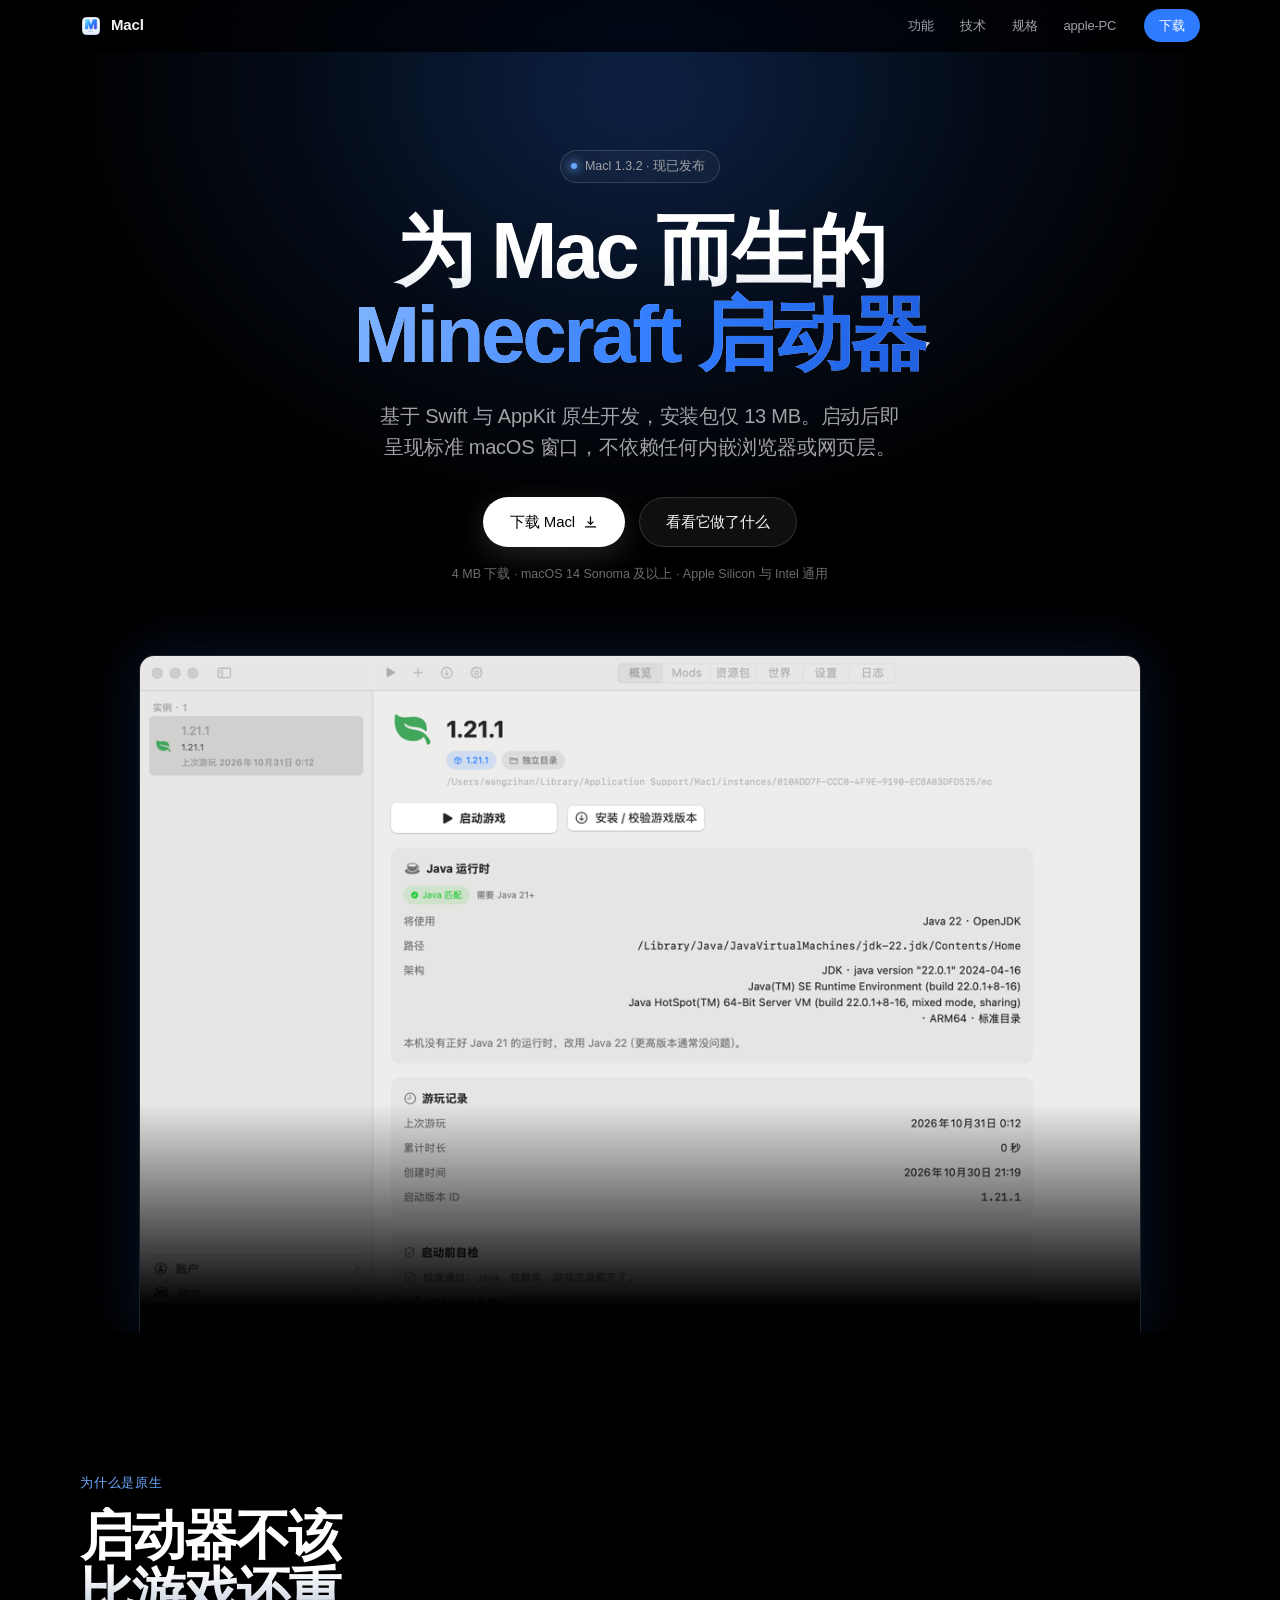
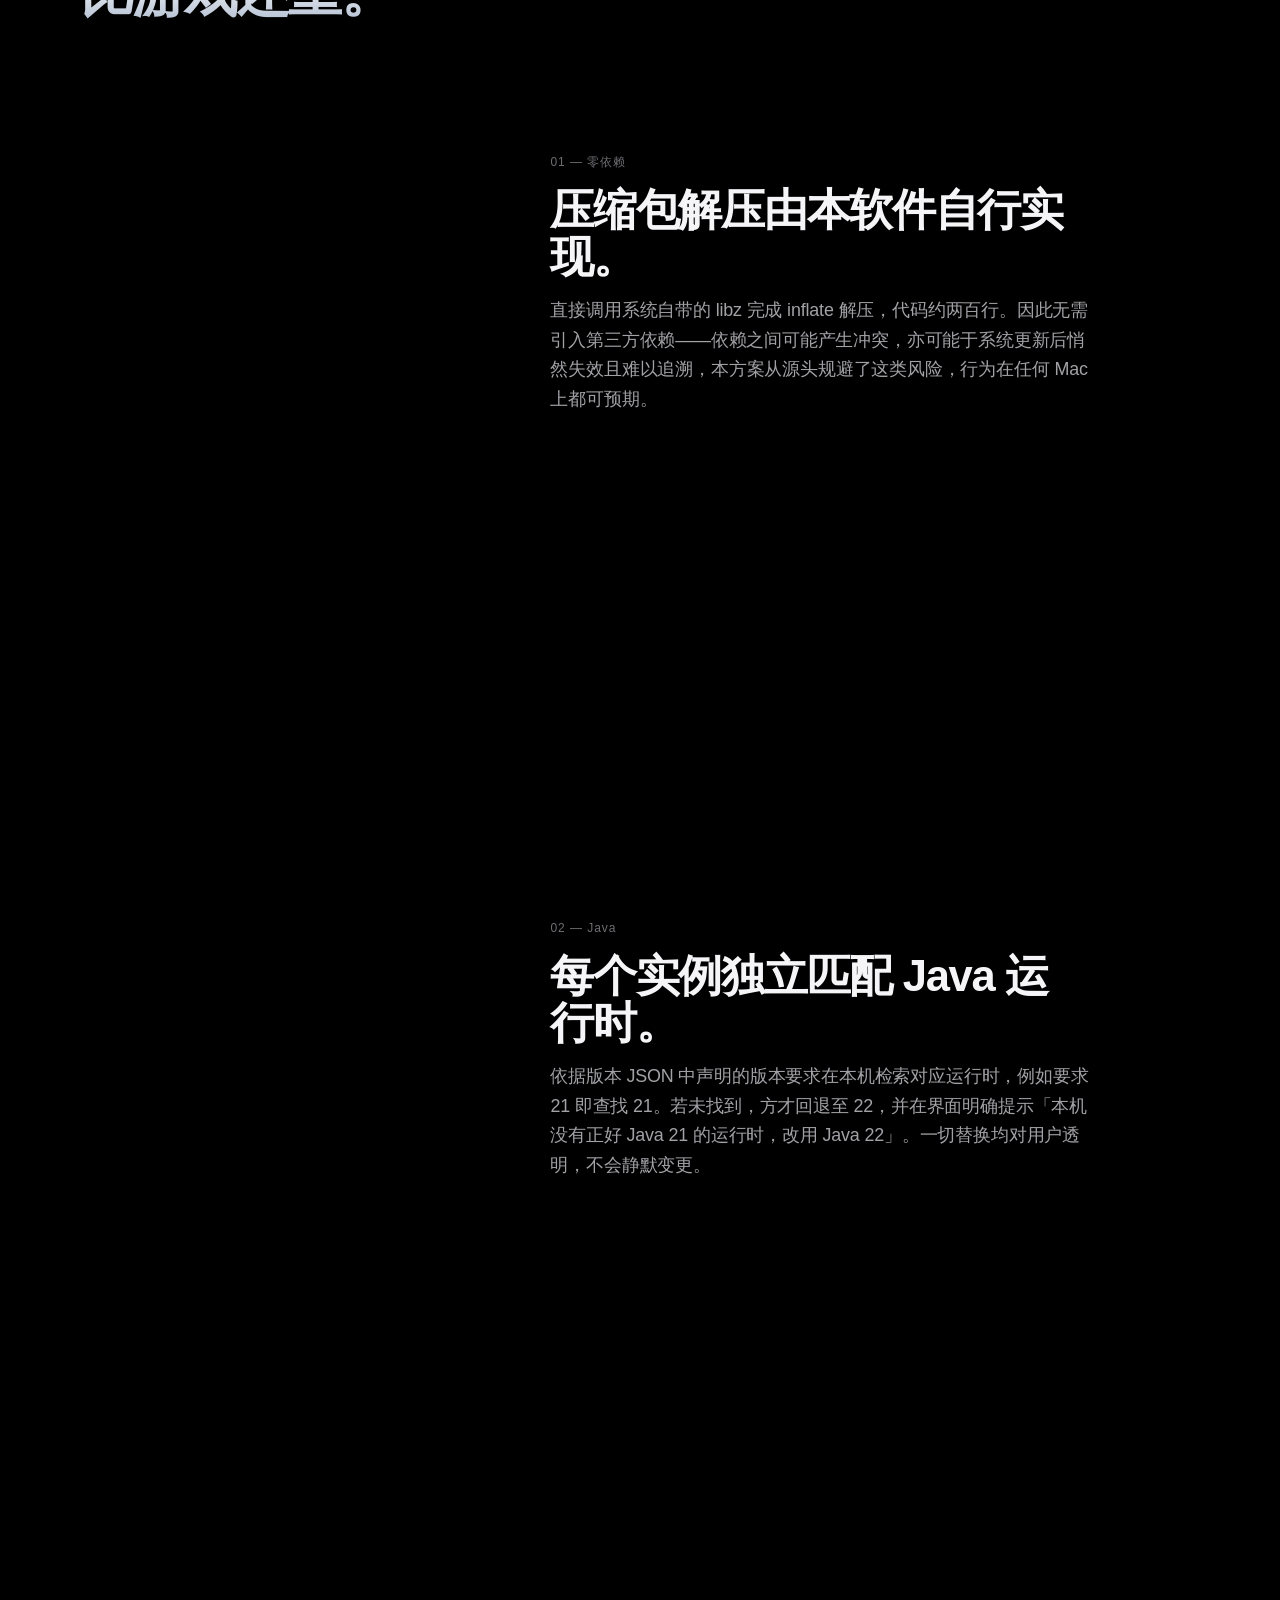
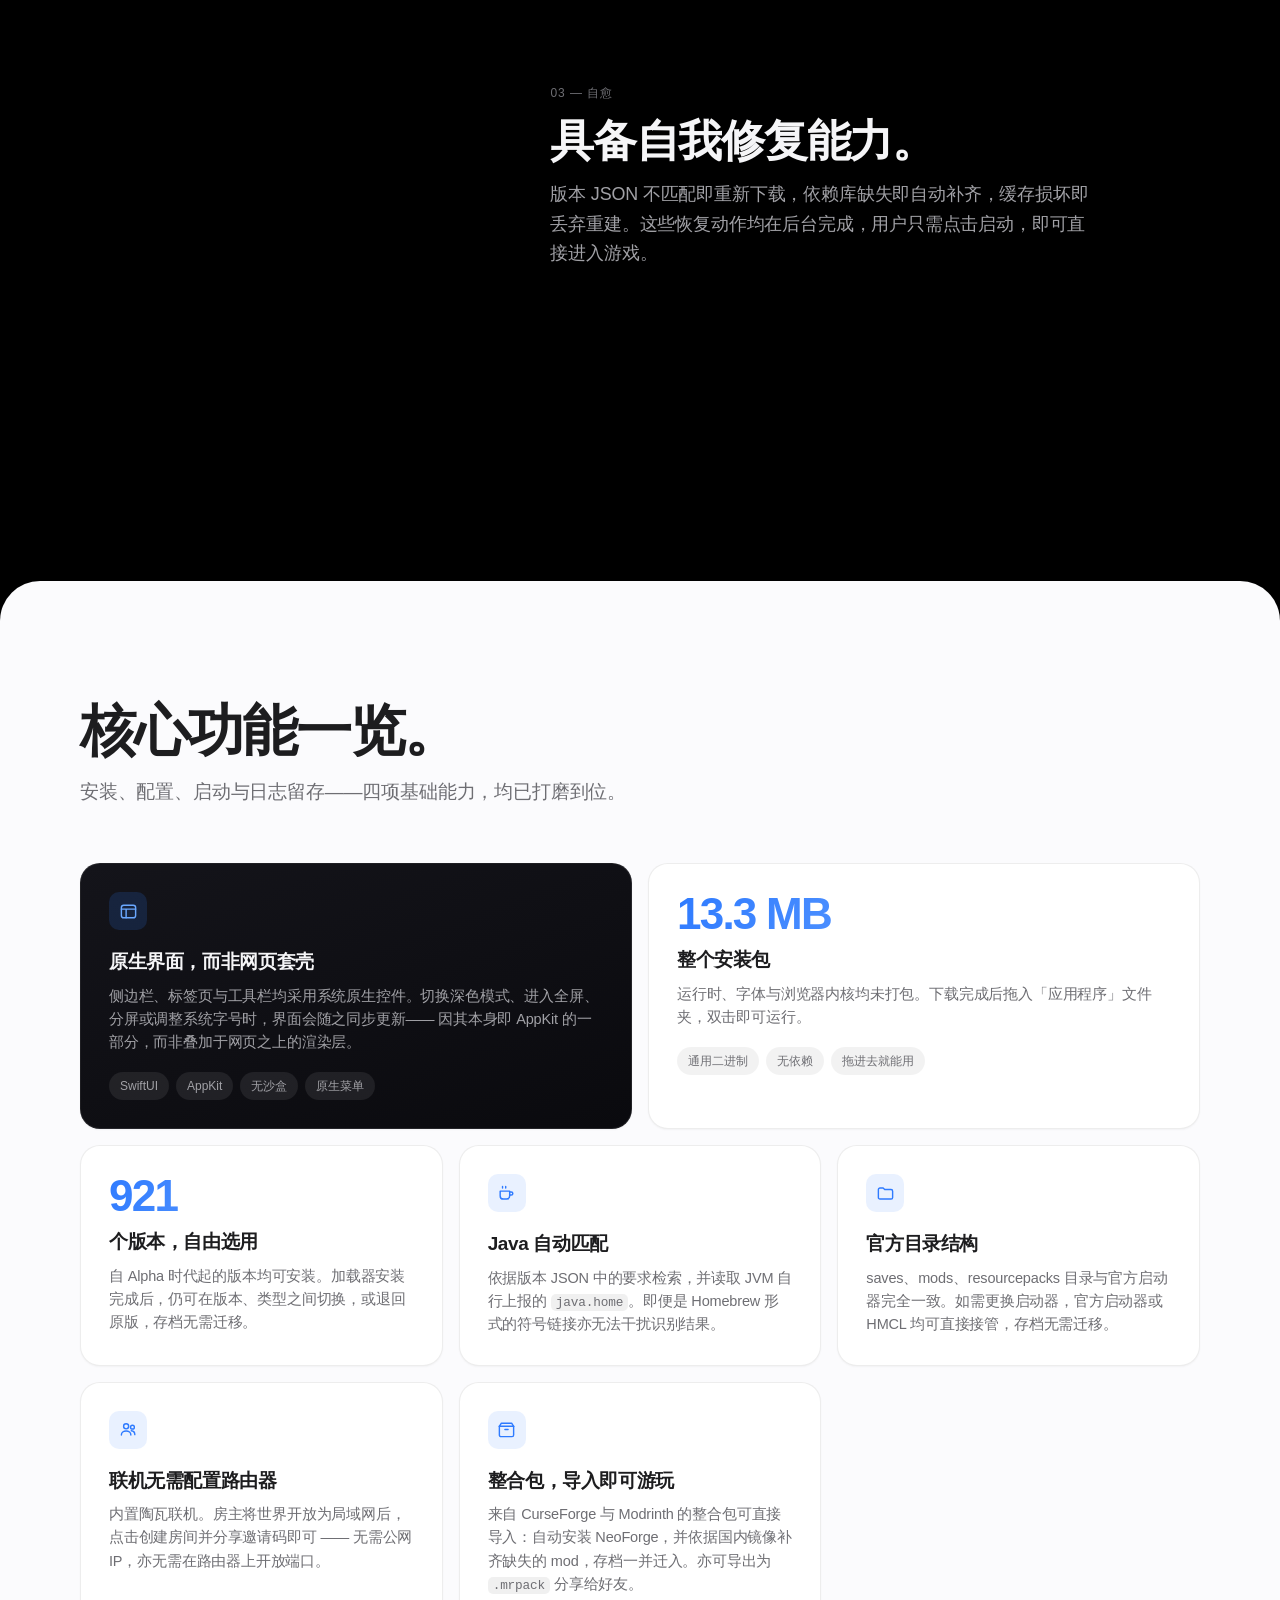
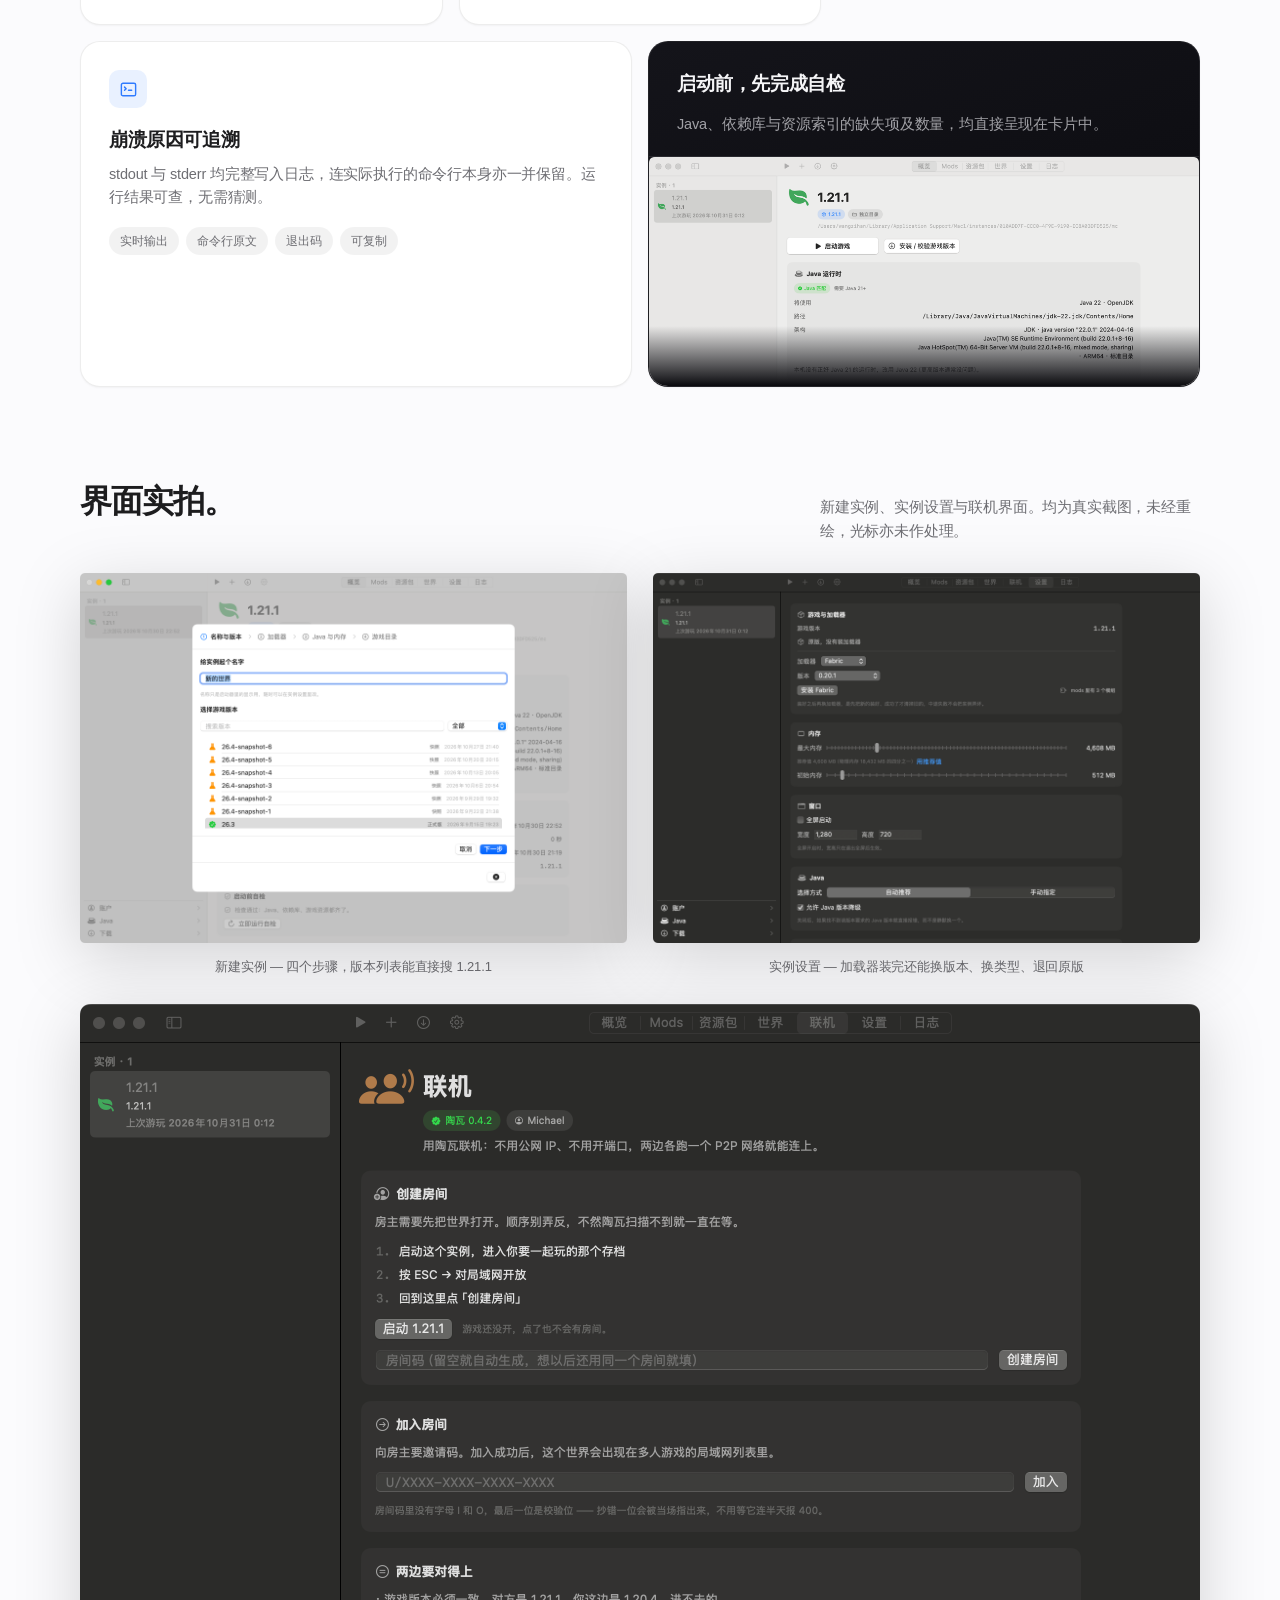
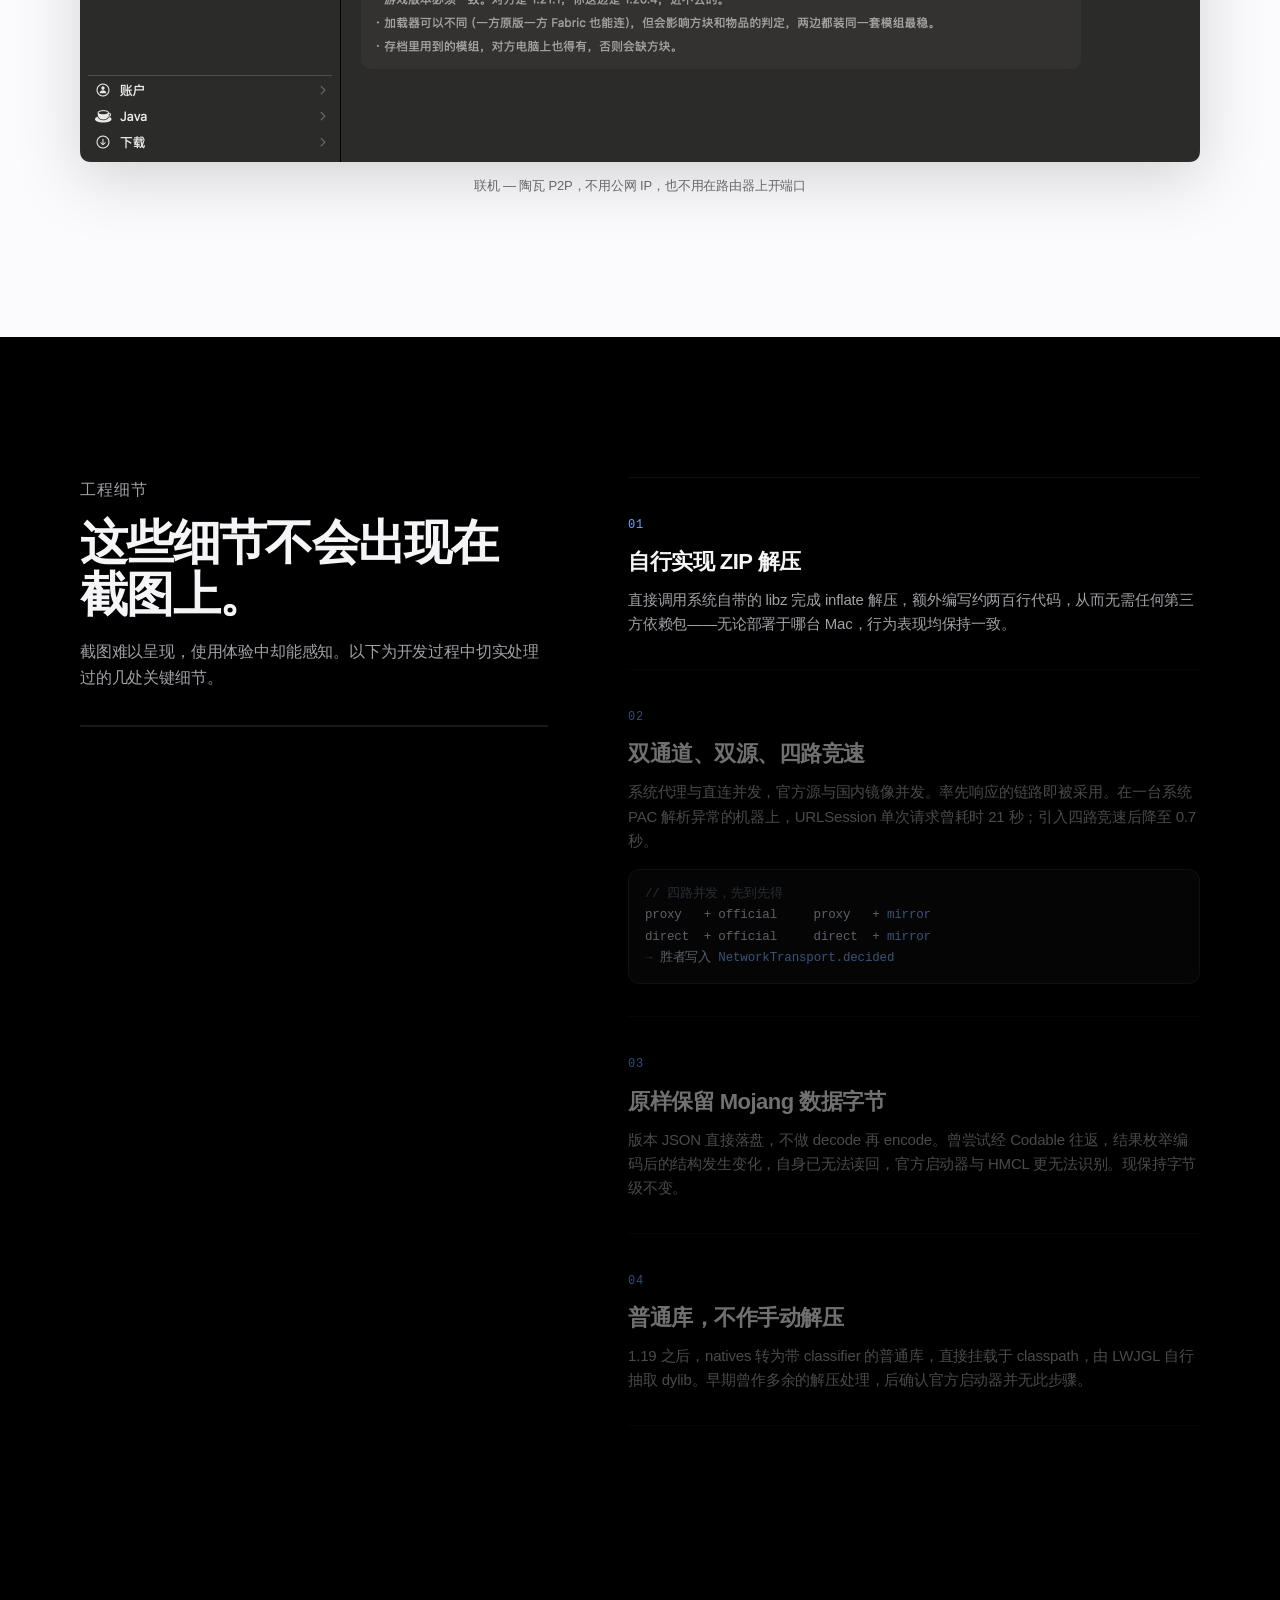
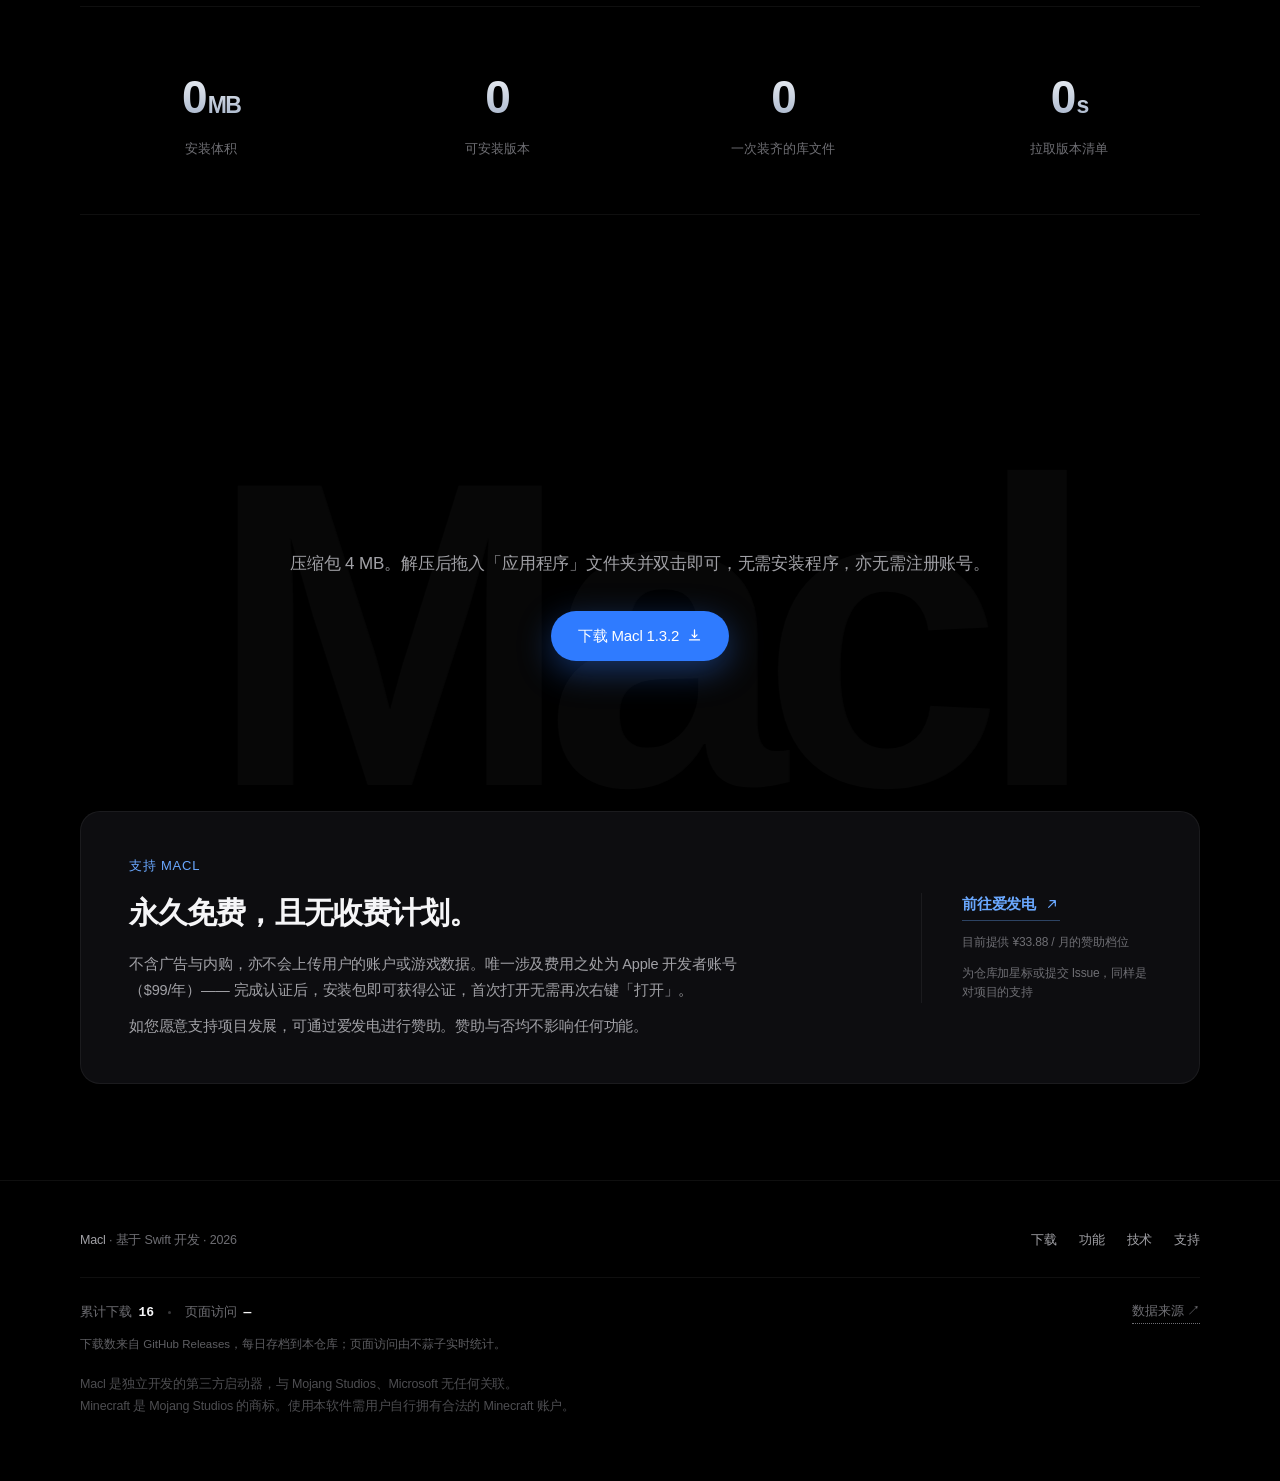
<file: index.html>
<!DOCTYPE html>
<html lang="zh-CN" class="no-js">
<head>
<meta charset="utf-8">
<script>document.documentElement.classList.remove("no-js");</script>
<meta name="viewport" content="width=device-width, initial-scale=1">
<title>Macl — 为 Mac 而生的 Minecraft 启动器</title>
<meta name="description" content="Mac 平台原生 Minecraft 启动器，基于 Swift 与 AppKit 开发，安装包仅 13 MB。支持 Java 自动匹配，官方与国内镜像双通道下载。">
<meta name="theme-color" content="#000000">
<meta property="og:title" content="Macl — 为 Mac 而生的 Minecraft 启动器">
<meta property="og:description" content="基于 Swift 与 AppKit 原生开发，安装包仅 13 MB，下载解压即可使用。">
<meta property="og:image" content="https://apple-pc.github.io/macl/assets/icon.png">
<meta property="og:url" content="https://apple-pc.github.io/macl/">
<link rel="canonical" href="https://apple-pc.github.io/macl/">
<meta property="og:type" content="website">
<link rel="icon" href="assets/icon.png">
<link rel="apple-touch-icon" href="assets/icon.png">
<link rel="stylesheet" href="assets/style.css?v=4">

</head>
<body>

<nav class="nav" id="nav">
  <div class="wrap">
    <a class="nav-brand" href="./">
      <img src="assets/icon.png" alt="Macl 图标">
      <span>Macl</span>
    </a>
    <div class="nav-links">
      <a href="#features">功能</a>
      <a href="#tech">技术</a>
      <a href="#numbers">规格</a>
      <a href="https://apple-pc.github.io/home/">apple-PC</a>
    </div>
    <a class="nav-cta" href="download/">下载</a>
  </div>
</nav>

<!-- ============================================================ 首屏 -->
<header class="hero">
  <div class="hero-glow"></div>

  <div class="wrap">
    <div class="hero-inner">
      <span class="badge rise" style="--d:0ms"><i class="dot"></i>Macl 1.3.2 · 现已发布</span>
      <h1 class="rise" style="--d:80ms">为 Mac 而生的<br><em>Minecraft 启动器</em></h1>
      <p class="lede rise" style="--d:170ms">
        基于 Swift 与 AppKit 原生开发，安装包仅 13 MB。启动后即呈现标准 macOS 窗口，不依赖任何内嵌浏览器或网页层。
      </p>
      <div class="hero-actions rise" style="--d:260ms">
        <a class="btn btn-primary" href="download/">
          下载 Macl
          <svg viewBox="0 0 24 24" fill="none" stroke="currentColor" stroke-width="2" stroke-linecap="round" stroke-linejoin="round"><path d="M12 3v12m0 0 4-4m-4 4-4-4"/><path d="M4 19h16"/></svg>
        </a>
        <a class="btn btn-ghost" href="#features">看看它做了什么</a>
      </div>
      <p class="hero-meta rise" style="--d:340ms">4 MB 下载 · macOS 14 Sonoma 及以上 · Apple Silicon 与 Intel 通用</p>
    </div>
  </div>

  <div class="hero-stage">
    <div class="app-window">
      <img src="assets/shot-overview.png" width="2240" height="1516"
           alt="Macl 实例概览界面：启动按钮、Java 运行时状态与启动前自检">
    </div>
  </div>
</header>

<!-- ============================================================ 大字陈述 -->
<section class="statement">
  <div class="wrap">
    <div class="statement-sticky">
      <p class="kicker">为什么是原生</p>
      <h2>启动器不该<br>比游戏还重。</h2>
    </div>

    <div class="claims">
      <article class="claim" data-reveal>
        <span class="num">01 — 零依赖</span>
        <h3>压缩包解压由本软件自行实现。</h3>
        <p>直接调用系统自带的 libz 完成 inflate 解压，代码约两百行。因此无需引入第三方依赖——依赖之间可能产生冲突，亦可能于系统更新后悄然失效且难以追溯，本方案从源头规避了这类风险，行为在任何 Mac 上都可预期。</p>
      </article>

      <article class="claim" data-reveal>
        <span class="num">02 — Java</span>
        <h3>每个实例独立匹配 Java 运行时。</h3>
        <p>依据版本 JSON 中声明的版本要求在本机检索对应运行时，例如要求 21 即查找 21。若未找到，方才回退至 22，并在界面明确提示「本机没有正好 Java 21 的运行时，改用 Java 22」。一切替换均对用户透明，不会静默变更。</p>
      </article>

      <article class="claim" data-reveal>
        <span class="num">03 — 自愈</span>
        <h3>具备自我修复能力。</h3>
        <p>版本 JSON 不匹配即重新下载，依赖库缺失即自动补齐，缓存损坏即丢弃重建。这些恢复动作均在后台完成，用户只需点击启动，即可直接进入游戏。</p>
      </article>
    </div>
  </div>
</section>

<!-- ============================================================ 功能 -->
<section class="features" id="features">
  <div class="wrap">
    <h2 data-reveal>核心功能一览。</h2>
    <p class="sub" data-reveal style="--delay:80ms">
      安装、配置、启动与日志留存——四项基础能力，均已打磨到位。
    </p>

    <div class="bento">
      <article class="card card-wide dark" data-reveal>
        <div class="card-ico">
          <svg viewBox="0 0 24 24" fill="none" stroke="currentColor" stroke-width="1.8" stroke-linecap="round"><rect x="3" y="4" width="18" height="16" rx="3"/><path d="M3 9h18M9 9v11"/></svg>
        </div>
        <h3>原生界面，而非网页套壳</h3>
        <p class="card-text">
          侧边栏、标签页与工具栏均采用系统原生控件。切换深色模式、进入全屏、分屏或调整系统字号时，界面会随之同步更新——
          因其本身即 AppKit 的一部分，而非叠加于网页之上的渲染层。
        </p>
        <div class="tag-row">
          <span class="tag">SwiftUI</span>
          <span class="tag">AppKit</span>
          <span class="tag">无沙盒</span>
          <span class="tag">原生菜单</span>
        </div>
      </article>

      <article class="card card-wide" data-reveal style="--delay:80ms">
        <div class="card-num"><span data-target="13.3" data-decimals="1">0</span> MB</div>
        <h3>整个安装包</h3>
        <p class="card-text">
          运行时、字体与浏览器内核均未打包。下载完成后拖入「应用程序」文件夹，双击即可运行。
        </p>
        <div class="tag-row">
          <span class="tag">通用二进制</span>
          <span class="tag">无依赖</span>
          <span class="tag">拖进去就能用</span>
        </div>
      </article>

      <article class="card" data-reveal>
        <div class="card-num"><span data-target="921">0</span></div>
        <h3>个版本，自由选用</h3>
        <p class="card-text">自 Alpha 时代起的版本均可安装。加载器安装完成后，仍可在版本、类型之间切换，或退回原版，存档无需迁移。</p>
      </article>

      <article class="card" data-reveal style="--delay:80ms">
        <div class="card-ico">
          <svg viewBox="0 0 24 24" fill="none" stroke="currentColor" stroke-width="1.8" stroke-linecap="round" stroke-linejoin="round"><path d="M4 9h12v6a4 4 0 0 1-4 4H8a4 4 0 0 1-4-4V9Z"/><path d="M16 10h2a2 2 0 1 1 0 4h-2"/><path d="M7 3v2M11 3v2"/></svg>
        </div>
        <h3>Java 自动匹配</h3>
        <p class="card-text">依据版本 JSON 中的要求检索，并读取 JVM 自行上报的 <code>java.home</code>。即便是 Homebrew 形式的符号链接亦无法干扰识别结果。</p>
      </article>

      <article class="card" data-reveal style="--delay:160ms">
        <div class="card-ico">
          <svg viewBox="0 0 24 24" fill="none" stroke="currentColor" stroke-width="1.8" stroke-linecap="round" stroke-linejoin="round"><path d="M3 7a2 2 0 0 1 2-2h4l2 2h8a2 2 0 0 1 2 2v8a2 2 0 0 1-2 2H5a2 2 0 0 1-2-2V7Z"/></svg>
        </div>
        <h3>官方目录结构</h3>
        <p class="card-text">saves、mods、resourcepacks 目录与官方启动器完全一致。如需更换启动器，官方启动器或 HMCL 均可直接接管，存档无需迁移。</p>
      </article>

      <article class="card" data-reveal style="--delay:160ms">
        <div class="card-ico">
          <svg viewBox="0 0 24 24" fill="none" stroke="currentColor" stroke-width="1.8" stroke-linecap="round" stroke-linejoin="round"><circle cx="9" cy="8" r="3.2"/><path d="M3 19c0-3 2.7-5 6-5s6 2 6 5"/><circle cx="17" cy="9" r="2.4"/><path d="M15.5 13.6c2.8.3 4.5 2.2 4.5 4.9"/></svg>
        </div>
        <h3>联机无需配置路由器</h3>
        <p class="card-text">内置陶瓦联机。房主将世界开放为局域网后，点击创建房间并分享邀请码即可 —— 无需公网 IP，亦无需在路由器上开放端口。</p>
      </article>

      <article class="card" data-reveal style="--delay:160ms">
        <div class="card-ico">
          <svg viewBox="0 0 24 24" fill="none" stroke="currentColor" stroke-width="1.8" stroke-linecap="round" stroke-linejoin="round"><path d="M21 8v11a2 2 0 0 1-2 2H5a2 2 0 0 1-2-2V8"/><path d="M3 8l2.5-4h13L21 8"/><path d="M3 8h18"/><path d="M10 12h4"/></svg>
        </div>
        <h3>整合包，导入即可游玩</h3>
        <p class="card-text">来自 CurseForge 与 Modrinth 的整合包可直接导入：自动安装 NeoForge，并依据国内镜像补齐缺失的 mod，存档一并迁入。亦可导出为 <code>.mrpack</code> 分享给好友。</p>
      </article>

      <article class="card card-wide" data-reveal>
        <div class="card-ico">
          <svg viewBox="0 0 24 24" fill="none" stroke="currentColor" stroke-width="1.8" stroke-linecap="round" stroke-linejoin="round"><rect x="3" y="4" width="18" height="16" rx="2"/><path d="m7 9 2 2-2 2M12 13h4"/></svg>
        </div>
        <h3>崩溃原因可追溯</h3>
        <p class="card-text">stdout 与 stderr 均完整写入日志，连实际执行的命令行本身亦一并保留。运行结果可查，无需猜测。</p>
        <div class="tag-row">
          <span class="tag">实时输出</span>
          <span class="tag">命令行原文</span>
          <span class="tag">退出码</span>
          <span class="tag">可复制</span>
        </div>
      </article>

      <article class="card card-wide dark" data-reveal style="--delay:80ms">
        <h3 style="margin-bottom:14px">启动前，先完成自检</h3>
        <p class="card-text" style="margin-bottom:0">
          Java、依赖库与资源索引的缺失项及数量，均直接呈现在卡片中。
        </p>
        <div class="card-shot">
          <img src="assets/shot-overview.png" width="2240" height="1516" alt="启动前自检" loading="lazy">
        </div>
      </article>
    </div>

    <div class="gallery">
      <div class="gallery-head">
        <h3 data-reveal>界面实拍。</h3>
        <p data-reveal style="--delay:70ms">新建实例、实例设置与联机界面。均为真实截图，未经重绘，光标亦未作处理。</p>
      </div>
      <div class="gallery-grid">
        <figure class="shot" data-reveal>
          <img src="assets/shot-versions.png" width="2240" height="1516"
               alt="新建实例向导：填写实例名称、选择游戏版本，列表同时显示快照与正式版" loading="lazy">
          <figcaption>新建实例 — 四个步骤，版本列表能直接搜 1.21.1</figcaption>
        </figure>
        <figure class="shot" data-reveal style="--delay:90ms">
          <img src="assets/shot-settings.png" width="2240" height="1516"
               alt="实例设置：顶部是游戏与加载器，可以更换加载器版本或移除；下面是内存、窗口、Java 与游戏目录" loading="lazy">
          <figcaption>实例设置 — 加载器装完还能换版本、换类型、退回原版</figcaption>
        </figure>
        <figure class="shot shot-wide" data-reveal>
          <img src="assets/shot-online.png" width="2240" height="1516"
               alt="联机页：创建房间、加入房间，以及两边版本要对得上的提示" loading="lazy">
          <figcaption>联机 — 陶瓦 P2P，不用公网 IP，也不用在路由器上开端口</figcaption>
        </figure>
      </div>
    </div>
  </div>
</section>

<!-- ============================================================ 技术 -->
<section class="tech" id="tech">
  <div class="wrap">
    <div class="tech-grid">
      <div class="tech-left">
        <p class="kicker">工程细节</p>
        <h2>这些细节不会出现在截图上。</h2>
        <p>截图难以呈现，使用体验中却能感知。以下为开发过程中切实处理过的几处关键细节。</p>
        <div class="tech-progress"><i></i></div>
      </div>

      <div class="tech-list">
        <article class="tech-item">
          <span class="idx">01</span>
          <h3>自行实现 ZIP 解压</h3>
          <p>直接调用系统自带的 libz 完成 inflate 解压，额外编写约两百行代码，从而无需任何第三方依赖包——无论部署于哪台 Mac，行为表现均保持一致。</p>
        </article>

        <article class="tech-item">
          <span class="idx">02</span>
          <h3>双通道、双源、四路竞速</h3>
          <p>系统代理与直连并发，官方源与国内镜像并发。率先响应的链路即被采用。在一台系统 PAC 解析异常的机器上，URLSession 单次请求曾耗时 21 秒；引入四路竞速后降至 0.7 秒。</p>
          <div class="code"><span class="c">// 四路并发，先到先得</span>
proxy   + official     proxy   + <span class="k">mirror</span>
direct  + official     direct  + <span class="k">mirror</span>
<span class="c">→</span> 胜者写入 <span class="k">NetworkTransport.decided</span></div>
        </article>

        <article class="tech-item">
          <span class="idx">03</span>
          <h3>原样保留 Mojang 数据字节</h3>
          <p>版本 JSON 直接落盘，不做 decode 再 encode。曾尝试经 Codable 往返，结果枚举编码后的结构发生变化，自身已无法读回，官方启动器与 HMCL 更无法识别。现保持字节级不变。</p>
        </article>

        <article class="tech-item">
          <span class="idx">04</span>
          <h3>普通库，不作手动解压</h3>
          <p>1.19 之后，natives 转为带 classifier 的普通库，直接挂载于 classpath，由 LWJGL 自行抽取 dylib。早期曾作多余的解压处理，后确认官方启动器并无此步骤。</p>
        </article>
      </div>
    </div>
  </div>
</section>

<!-- ============================================================ 数字 -->
<section class="numbers" id="numbers">
  <div class="wrap">
    <div class="num-grid">
      <div class="num-cell">
        <div class="v"><span data-target="13.3" data-decimals="1">0</span><small>MB</small></div>
        <div class="l">安装体积</div>
      </div>
      <div class="num-cell">
        <div class="v"><span data-target="921">0</span></div>
        <div class="l">可安装版本</div>
      </div>
      <div class="num-cell">
        <div class="v"><span data-target="64">0</span></div>
        <div class="l">一次装齐的库文件</div>
      </div>
      <div class="num-cell">
        <div class="v"><span data-target="0.7" data-decimals="1">0</span><small>s</small></div>
        <div class="l">拉取版本清单</div>
      </div>
    </div>
  </div>
</section>

<!-- ============================================================ CTA -->
<section class="cta">
  <div class="cta-watermark">Macl</div>
  <div class="wrap-narrow">
      <h2 data-reveal>立即下载。</h2>
      <p data-reveal style="--delay:80ms">压缩包 4 MB。解压后拖入「应用程序」文件夹并双击即可，无需安装程序，亦无需注册账号。</p>
    <a class="btn btn-blue" href="download/" data-reveal style="--delay:150ms">
      下载 Macl 1.3.2
      <svg viewBox="0 0 24 24" fill="none" stroke="currentColor" stroke-width="2" stroke-linecap="round" stroke-linejoin="round"><path d="M12 3v12m0 0 4-4m-4 4-4-4"/><path d="M4 19h16"/></svg>
    </a>
  </div>
</section>

<!-- ============================================================ 支持 -->
<section class="support" id="support">
  <div class="wrap">
    <div class="support-card" data-reveal>
      <div class="support-copy">
        <p class="kicker">支持 Macl</p>
        <h3>永久免费，且无收费计划。</h3>
        <p>不含广告与内购，亦不会上传用户的账户或游戏数据。唯一涉及费用之处为 Apple 开发者账号（$99/年）—— 完成认证后，安装包即可获得公证，首次打开无需再次右键「打开」。</p>
        <p>如您愿意支持项目发展，可通过爱发电进行赞助。赞助与否均不影响任何功能。</p>
      </div>
      <div class="support-action">
        <a href="https://afdian.com/a/apple-pc" target="_blank" rel="noopener">
          前往爱发电
          <svg viewBox="0 0 24 24" fill="none" stroke="currentColor" stroke-width="1.8" stroke-linecap="round" stroke-linejoin="round"><path d="M7 17 17 7M9 7h8v8"/></svg>
        </a>
        <span>目前提供 ¥33.88 / 月的赞助档位</span>
        <span>为仓库加星标或提交 Issue，同样是对项目的支持</span>
      </div>
    </div>
  </div>
</section>

<footer class="footer">
  <div class="wrap">
    <div class="row">
      <div>
        <strong style="color:var(--dim);font-weight:500">Macl</strong> · 基于 Swift 开发 · 2026
      </div>
      <div style="display:flex;gap:22px">
        <a href="download/">下载</a>
        <a href="#features">功能</a>
        <a href="#tech">技术</a>
        <a href="#support">支持</a>
      </div>
    </div>

    <div class="stats-wrap" data-stats-url="assets/stats.json" hidden>
      <div class="stats">
      <span>累计下载 <b data-stat="downloads">—</b></span>
      <i></i>
      <span>页面访问 <b data-stat="pageViews">—</b></span>
      <a href="https://github.com/apple-PC/macl/commits/main/assets/stats.json" target="_blank" rel="noopener">数据来源 ↗</a>
      </div>
      <p class="stats-note">下载数来自 GitHub Releases，每日存档到本仓库；页面访问由不蒜子实时统计。</p>
    </div>

    <p class="sep">
      Macl 是独立开发的第三方启动器，与 Mojang Studios、Microsoft 无任何关联。<br>
      Minecraft 是 Mojang Studios 的商标。使用本软件需用户自行拥有合法的 Minecraft 账户。
    </p>
  </div>
</footer>

<script src="assets/main.js?v=4" defer></script>
</body>
</html>
</file>
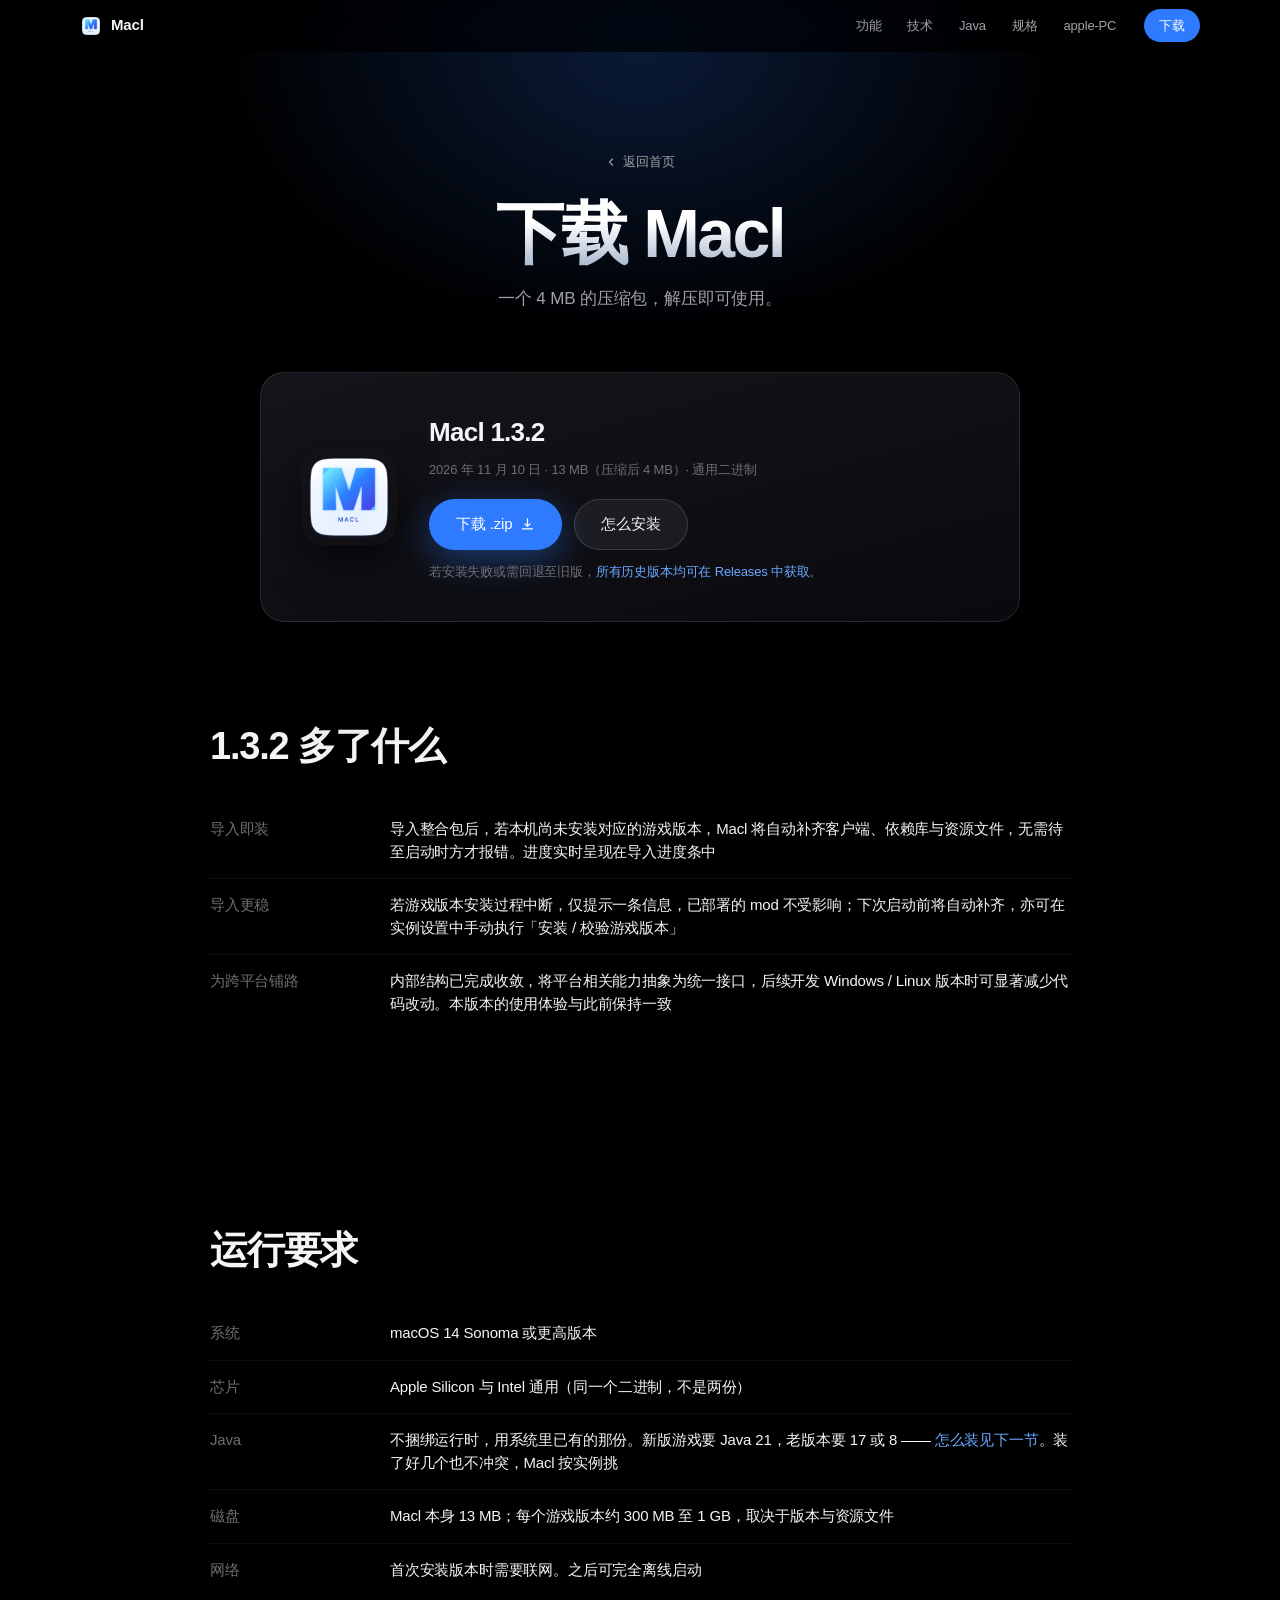
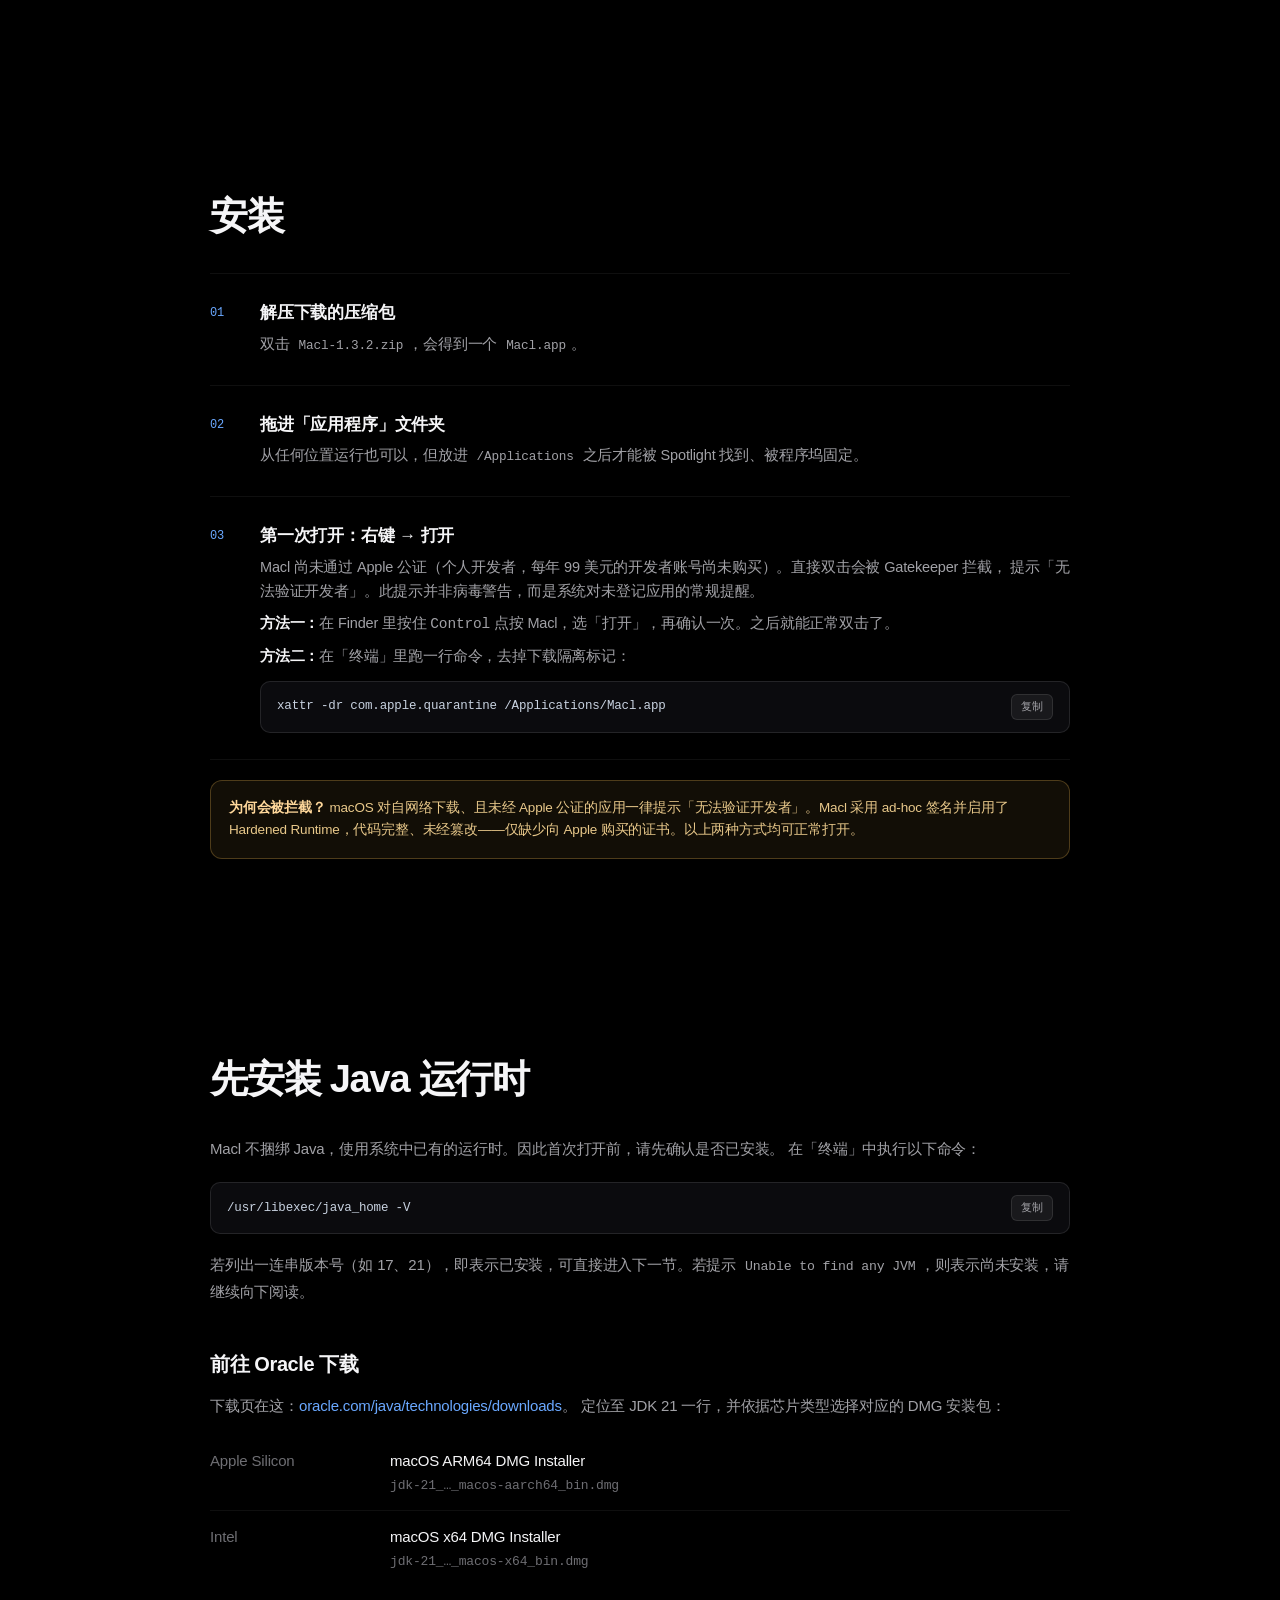
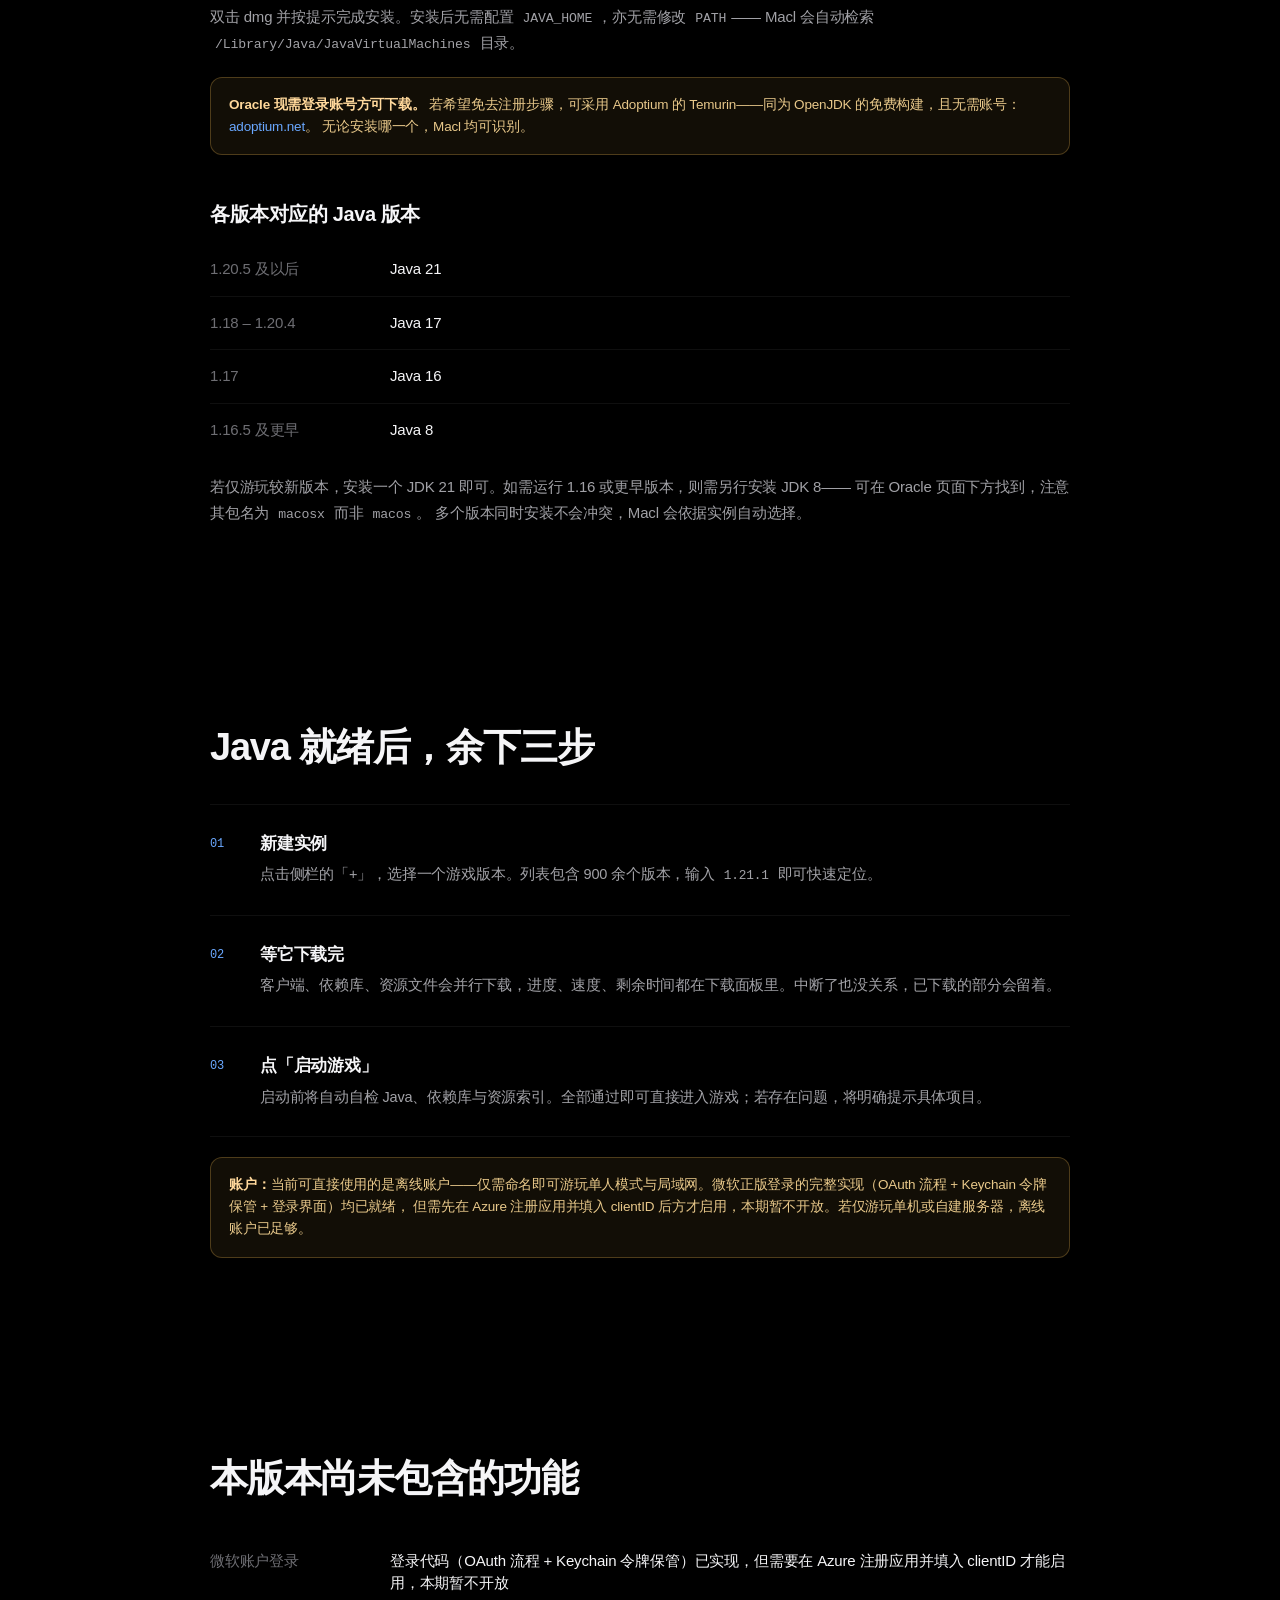
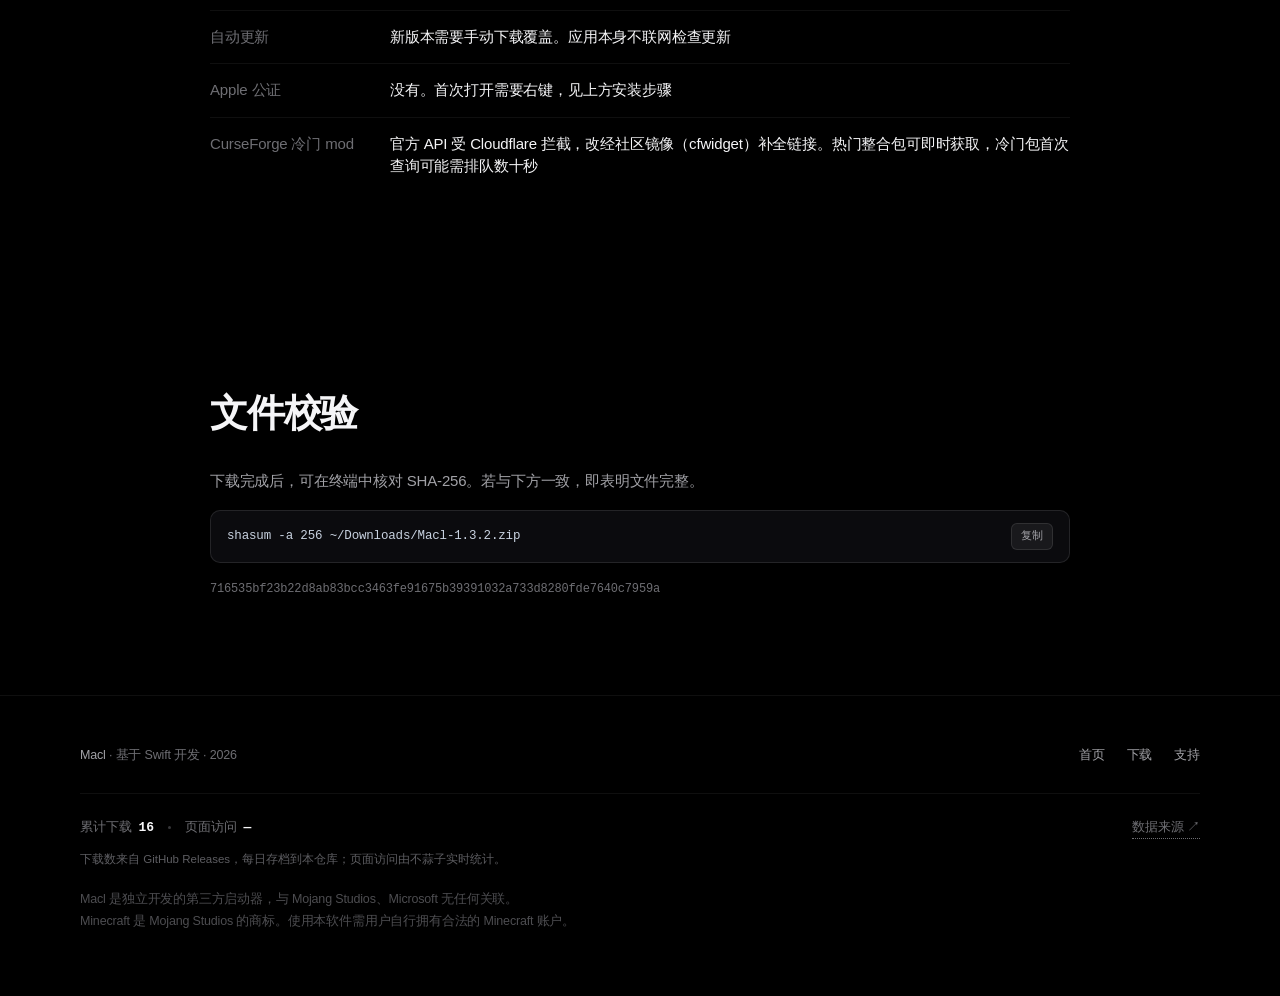
<file: download/index.html>
<!DOCTYPE html>
<html lang="zh-CN" class="no-js">
<head>
<meta charset="utf-8">
<script>document.documentElement.classList.remove("no-js");</script>
<meta name="viewport" content="width=device-width, initial-scale=1">
<title>下载 Macl 1.3.2 — 为 Mac 而生的 Minecraft 启动器</title>
<meta name="description" content="下载 Macl 1.3.2。13 MB，macOS 14 及以上，Apple Silicon 与 Intel 通用。">
<meta name="theme-color" content="#000000">
<meta property="og:title" content="下载 Macl 1.3.2 — 为 Mac 而生的 Minecraft 启动器">
<meta property="og:description" content="13 MB，macOS 14 及以上，Apple Silicon 与 Intel 通用。">
<meta property="og:image" content="https://apple-pc.github.io/macl/assets/icon.png">
<meta property="og:url" content="https://apple-pc.github.io/macl/download/">
<meta property="og:type" content="website">
<link rel="canonical" href="https://apple-pc.github.io/macl/download/">
<link rel="icon" href="../assets/icon.png">
<link rel="apple-touch-icon" href="../assets/icon.png">
<link rel="stylesheet" href="../assets/style.css?v=4">
</head>
<body>

<nav class="nav scrolled" id="nav">
  <div class="wrap">
    <a class="nav-brand" href="../">
      <img src="../assets/icon.png" alt="Macl 图标">
      <span>Macl</span>
    </a>
    <div class="nav-links">
      <a href="../#features">功能</a>
      <a href="../#tech">技术</a>
      <a href="#java">Java</a>
      <a href="../#numbers">规格</a>
      <a href="https://apple-pc.github.io/home/">apple-PC</a>
    </div>
    <a class="nav-cta" href="../downloads/Macl-1.3.2.zip">下载</a>
  </div>
</nav>

<header class="page-head">
  <div class="glow"></div>
  <div class="wrap">
    <a class="back-home" href="../">
      <svg width="12" height="12" viewBox="0 0 24 24" fill="none" stroke="currentColor" stroke-width="2.4" stroke-linecap="round" stroke-linejoin="round"><path d="m15 18-6-6 6-6"/></svg>
      返回首页
    </a>
    <h1 class="rise">下载 Macl</h1>
    <p class="rise" style="--d:90ms">一个 4 MB 的压缩包，解压即可使用。</p>
  </div>
</header>

<div class="dl-card rise" style="--d:170ms">
  <img class="icon" src="../assets/icon.png" alt="Macl">
  <div class="dl-info">
    <h2>Macl 1.3.2</h2>
    <p class="meta">2026 年 11 月 10 日 · 13 MB（压缩后 4 MB）· 通用二进制</p>
    <div class="dl-actions">
      <a class="btn btn-blue" href="../downloads/Macl-1.3.2.zip" download>
        下载 .zip
        <svg viewBox="0 0 24 24" fill="none" stroke="currentColor" stroke-width="2" stroke-linecap="round" stroke-linejoin="round"><path d="M12 3v12m0 0 4-4m-4 4-4-4"/><path d="M4 19h16"/></svg>
      </a>
      <a class="btn btn-ghost" href="#install">怎么安装</a>
    </div>
    <p class="meta" style="margin-top:12px">若安装失败或需回退至旧版，<a href="https://github.com/apple-PC/macl/releases" style="color:var(--blue-soft)">所有历史版本均可在 Releases 中获取</a>。</p>
  </div>
</div>

<!-- ============================================================ 1.3.2 变化 -->
<section class="section-pad">
  <div class="wrap-narrow">
    <h2 data-reveal>1.3.2 多了什么</h2>
    <table class="spec-table">
      <tr><th>导入即装</th><td>导入整合包后，若本机尚未安装对应的游戏版本，Macl 将自动补齐客户端、依赖库与资源文件，无需待至启动时方才报错。进度实时呈现在导入进度条中</td></tr>
      <tr><th>导入更稳</th><td>若游戏版本安装过程中断，仅提示一条信息，已部署的 mod 不受影响；下次启动前将自动补齐，亦可在实例设置中手动执行「安装 / 校验游戏版本」</td></tr>
      <tr><th>为跨平台铺路</th><td>内部结构已完成收敛，将平台相关能力抽象为统一接口，后续开发 Windows / Linux 版本时可显著减少代码改动。本版本的使用体验与此前保持一致</td></tr>
    </table>
  </div>
</section>

<!-- ============================================================ 要求 -->
<section class="section-pad">
  <div class="wrap-narrow">
    <h2 data-reveal>运行要求</h2>
    <table class="spec-table">
      <tr><th>系统</th><td>macOS 14 Sonoma 或更高版本</td></tr>
      <tr><th>芯片</th><td>Apple Silicon 与 Intel 通用（同一个二进制，不是两份）</td></tr>
      <tr><th>Java</th><td>不捆绑运行时，用系统里已有的那份。新版游戏要 Java 21，老版本要 17 或 8 —— <a href="#java" style="color:var(--blue-soft)">怎么装见下一节</a>。装了好几个也不冲突，Macl 按实例挑</td></tr>
      <tr><th>磁盘</th><td>Macl 本身 13 MB；每个游戏版本约 300 MB 至 1 GB，取决于版本与资源文件</td></tr>
      <tr><th>网络</th><td>首次安装版本时需要联网。之后可完全离线启动</td></tr>
    </table>
  </div>
</section>

<!-- ============================================================ 安装 -->
<section class="section-pad" id="install">
  <div class="wrap-narrow">
    <h2 data-reveal>安装</h2>
    <div class="steps">
      <div class="step" data-reveal>
        <span class="no">01</span>
        <div>
          <h3>解压下载的压缩包</h3>
          <p>双击 <code>Macl-1.3.2.zip</code>，会得到一个 <code>Macl.app</code>。</p>
        </div>
      </div>

      <div class="step" data-reveal>
        <span class="no">02</span>
        <div>
          <h3>拖进「应用程序」文件夹</h3>
          <p>从任何位置运行也可以，但放进 <code>/Applications</code> 之后才能被 Spotlight 找到、被程序坞固定。</p>
        </div>
      </div>

      <div class="step" data-reveal>
        <span class="no">03</span>
        <div>
          <h3>第一次打开：右键 → 打开</h3>
          <p>
            Macl 尚未通过 Apple 公证（个人开发者，每年 99 美元的开发者账号尚未购买）。直接双击会被 Gatekeeper 拦截，
            提示「无法验证开发者」。此提示并非病毒警告，而是系统对未登记应用的常规提醒。
          </p>
          <p><strong style="color:var(--ink)">方法一：</strong>在 Finder 里按住 <kbd>Control</kbd> 点按 Macl，选「打开」，再确认一次。之后就能正常双击了。</p>
          <p><strong style="color:var(--ink)">方法二：</strong>在「终端」里跑一行命令，去掉下载隔离标记：</p>
          <div class="cmd">
            <span>xattr -dr com.apple.quarantine /Applications/Macl.app</span>
            <button data-copy="xattr -dr com.apple.quarantine /Applications/Macl.app">复制</button>
          </div>
        </div>
      </div>
    </div>

    <div class="note">
      <strong>为何会被拦截？</strong>
      macOS 对自网络下载、且未经 Apple 公证的应用一律提示「无法验证开发者」。Macl 采用 ad-hoc 签名并启用了
      Hardened Runtime，代码完整、未经篡改——仅缺少向 Apple 购买的证书。以上两种方式均可正常打开。
    </div>
  </div>
</section>

<!-- ============================================================ Java -->
<section class="section-pad" id="java">
  <div class="wrap-narrow">
    <h2 data-reveal>先安装 Java 运行时</h2>
    <p style="color:var(--dim);font-size:15px;line-height:1.75;margin-bottom:20px">
      Macl 不捆绑 Java，使用系统中已有的运行时。因此首次打开前，请先确认是否已安装。
      在「终端」中执行以下命令：
    </p>

    <div class="cmd">
      <span>/usr/libexec/java_home -V</span>
      <button data-copy="/usr/libexec/java_home -V">复制</button>
    </div>

    <p style="color:var(--dim);font-size:15px;line-height:1.75;margin-top:18px">
      若列出一连串版本号（如 17、21），即表示已安装，可直接进入下一节。若提示
      <code>Unable to find any JVM</code>，则表示尚未安装，请继续向下阅读。
    </p>

    <h3 style="font-size:20px;font-weight:600;letter-spacing:-0.02em;margin:44px 0 14px">前往 Oracle 下载</h3>
    <p style="color:var(--dim);font-size:15px;line-height:1.75;margin-bottom:16px">
      下载页在这：<a href="https://www.oracle.com/java/technologies/downloads/#java21-mac" target="_blank" rel="noopener" style="color:var(--blue-soft)">oracle.com/java/technologies/downloads</a>。
      定位至 JDK 21 一行，并依据芯片类型选择对应的 DMG 安装包：
    </p>

    <table class="spec-table">
      <tr>
        <th>Apple Silicon</th>
        <td>macOS ARM64 DMG Installer<br>
          <span style="font-family:var(--mono);font-size:13px;color:var(--dimmer)">jdk-21_…_macos-aarch64_bin.dmg</span></td>
      </tr>
      <tr>
        <th>Intel</th>
        <td>macOS x64 DMG Installer<br>
          <span style="font-family:var(--mono);font-size:13px;color:var(--dimmer)">jdk-21_…_macos-x64_bin.dmg</span></td>
      </tr>
    </table>

    <p style="color:var(--dim);font-size:15px;line-height:1.75;margin-top:18px">
      双击 dmg 并按提示完成安装。安装后无需配置 <code>JAVA_HOME</code>，亦无需修改 <code>PATH</code>——
      Macl 会自动检索 <code>/Library/Java/JavaVirtualMachines</code> 目录。
    </p>

    <div class="note">
      <strong>Oracle 现需登录账号方可下载。</strong>
      若希望免去注册步骤，可采用 Adoptium 的 Temurin——同为 OpenJDK 的免费构建，且无需账号：
      <a href="https://adoptium.net/temurin/releases/?version=21" target="_blank" rel="noopener" style="color:var(--blue-soft)">adoptium.net</a>。
      无论安装哪一个，Macl 均可识别。
    </div>

    <h3 style="font-size:20px;font-weight:600;letter-spacing:-0.02em;margin:44px 0 14px">各版本对应的 Java 版本</h3>
    <table class="spec-table">
      <tr><th>1.20.5 及以后</th><td>Java 21</td></tr>
      <tr><th>1.18 – 1.20.4</th><td>Java 17</td></tr>
      <tr><th>1.17</th><td>Java 16</td></tr>
      <tr><th>1.16.5 及更早</th><td>Java 8</td></tr>
    </table>

    <p style="color:var(--dim);font-size:15px;line-height:1.75;margin-top:18px">
      若仅游玩较新版本，安装一个 JDK 21 即可。如需运行 1.16 或更早版本，则需另行安装 JDK 8——
      可在 Oracle 页面下方找到，注意其包名为 <code>macosx</code> 而非 <code>macos</code>。
      多个版本同时安装不会冲突，Macl 会依据实例自动选择。
    </p>
  </div>
</section>

<!-- ============================================================ 上手 -->
<section class="section-pad">
  <div class="wrap-narrow">
    <h2 data-reveal>Java 就绪后，余下三步</h2>
    <div class="steps">
      <div class="step" data-reveal>
        <span class="no">01</span>
        <div>
          <h3>新建实例</h3>
          <p>点击侧栏的「+」，选择一个游戏版本。列表包含 900 余个版本，输入 <code>1.21.1</code> 即可快速定位。</p>
        </div>
      </div>

      <div class="step" data-reveal>
        <span class="no">02</span>
        <div>
          <h3>等它下载完</h3>
          <p>客户端、依赖库、资源文件会并行下载，进度、速度、剩余时间都在下载面板里。中断了也没关系，已下载的部分会留着。</p>
        </div>
      </div>

      <div class="step" data-reveal>
        <span class="no">03</span>
        <div>
          <h3>点「启动游戏」</h3>
          <p>启动前将自动自检 Java、依赖库与资源索引。全部通过即可直接进入游戏；若存在问题，将明确提示具体项目。</p>
        </div>
      </div>
    </div>

    <div class="note">
      <strong>账户：</strong>当前可直接使用的是离线账户——仅需命名即可游玩单人模式与局域网。微软正版登录的完整实现（OAuth 流程 + Keychain 令牌保管 + 登录界面）均已就绪，
      但需先在 Azure 注册应用并填入 clientID 后方才启用，本期暂不开放。若仅游玩单机或自建服务器，离线账户已足够。
    </div>
  </div>
</section>

<!-- ============================================================ 已知限制 -->
<section class="section-pad">
  <div class="wrap-narrow">
    <h2 data-reveal>本版本尚未包含的功能</h2>
    <table class="spec-table">
      <tr><th>微软账户登录</th><td>登录代码（OAuth 流程 + Keychain 令牌保管）已实现，但需要在 Azure 注册应用并填入 clientID 才能启用，本期暂不开放</td></tr>
      <tr><th>自动更新</th><td>新版本需要手动下载覆盖。应用本身不联网检查更新</td></tr>
      <tr><th>Apple 公证</th><td>没有。首次打开需要右键，见上方安装步骤</td></tr>
      <tr><th> CurseForge 冷门 mod</th><td>官方 API 受 Cloudflare 拦截，改经社区镜像（cfwidget）补全链接。热门整合包可即时获取，冷门包首次查询可能需排队数十秒</td></tr>
    </table>
  </div>
</section>

<!-- ============================================================ 校验 -->
<section class="section-pad">
  <div class="wrap-narrow">
    <h2 data-reveal>文件校验</h2>
    <p style="color:var(--dim);font-size:15px;margin-bottom:18px">
      下载完成后，可在终端中核对 SHA-256。若与下方一致，即表明文件完整。
    </p>
    <div class="cmd">
      <span>shasum -a 256 ~/Downloads/Macl-1.3.2.zip</span>
      <button data-copy="shasum -a 256 ~/Downloads/Macl-1.3.2.zip">复制</button>
    </div>
    <p class="hash" style="margin-top:16px">716535bf23b22d8ab83bcc3463fe91675b39391032a733d8280fde7640c7959a</p>
  </div>
</section>

<footer class="footer">
  <div class="wrap">
    <div class="row">
      <div><strong style="color:var(--dim);font-weight:500">Macl</strong> · 基于 Swift 开发 · 2026</div>
      <div style="display:flex;gap:22px">
        <a href="../">首页</a>
        <a href="../downloads/Macl-1.3.2.zip">下载</a>
        <a href="../#support">支持</a>
      </div>
    </div>

    <div class="stats-wrap" data-stats-url="../assets/stats.json" hidden>
      <div class="stats">
      <span>累计下载 <b data-stat="downloads">—</b></span>
      <i></i>
      <span>页面访问 <b data-stat="pageViews">—</b></span>
      <a href="https://github.com/apple-PC/macl/commits/main/assets/stats.json" target="_blank" rel="noopener">数据来源 ↗</a>
      </div>
      <p class="stats-note">下载数来自 GitHub Releases，每日存档到本仓库；页面访问由不蒜子实时统计。</p>
    </div>

    <p class="sep">
      Macl 是独立开发的第三方启动器，与 Mojang Studios、Microsoft 无任何关联。<br>
      Minecraft 是 Mojang Studios 的商标。使用本软件需用户自行拥有合法的 Minecraft 账户。
    </p>
  </div>
</footer>

<script src="../assets/main.js?v=4" defer></script>
</body>
</html>
</file>
<file: assets/style.css>
/* ==========================================================================
   Macl — 站点样式
   深色为主，SF Pro / 苹方，大字号收紧字距，克制的动效。
   ========================================================================== */

:root {
  --black: #000;
  --near: #08080a;
  --panel: #0d0d10;
  --panel-2: #131318;
  --ink: #f5f5f7;
  --dim: #a1a1a6;
  --dimmer: #6e6e73;
  --blue: #2f7bff;
  --blue-soft: #6aa8ff;
  --line: rgba(255, 255, 255, 0.1);
  --line-soft: rgba(255, 255, 255, 0.06);
  --paper: #fbfbfd;
  --paper-ink: #1d1d1f;
  --paper-dim: #6e6e73;
  --radius: 20px;
  --ease: cubic-bezier(0.22, 1, 0.36, 1);
  --font: "SF Pro Display", "SF Pro Text", -apple-system, BlinkMacSystemFont,
    "PingFang SC", "Hiragino Sans GB", "Helvetica Neue", Arial, sans-serif;
  --mono: "SF Mono", ui-monospace, "JetBrains Mono", Menlo, monospace;
}

* { box-sizing: border-box; margin: 0; padding: 0; }

html {
  scroll-behavior: smooth;
  -webkit-text-size-adjust: 100%;
}

/* 固定导航高 52px，锚点跳转要留出位置 */
section[id], [id="java"] { scroll-margin-top: 76px; }

body {
  background: var(--black);
  color: var(--ink);
  font-family: var(--font);
  font-size: 17px;
  line-height: 1.5;
  letter-spacing: -0.01em;
  -webkit-font-smoothing: antialiased;
  -moz-osx-font-smoothing: grayscale;
  overflow-x: hidden;
}

::selection { background: rgba(47, 123, 255, 0.35); color: #fff; }

img { display: block; max-width: 100%; }
a { color: inherit; text-decoration: none; }

.wrap { width: min(1120px, calc(100% - 48px)); margin-inline: auto; }
.wrap-narrow { width: min(860px, calc(100% - 48px)); margin-inline: auto; }

/* ---------------------------------------------------------------- 导航 */

.nav {
  position: fixed;
  inset: 0 0 auto 0;
  z-index: 100;
  height: 52px;
  display: flex;
  align-items: center;
  /* 深色实底：站点同时有纯黑与浅白区段，半透明会让导航在浅色区上糊成一片 */
  background: rgba(0, 0, 0, 0.74);
  backdrop-filter: saturate(180%) blur(20px);
  -webkit-backdrop-filter: saturate(180%) blur(20px);
  border-bottom: 1px solid transparent;
  transition: background 0.4s var(--ease), border-color 0.4s var(--ease);
}
.nav.scrolled {
  background: rgba(0, 0, 0, 0.9);
  border-bottom-color: var(--line-soft);
}
.nav .wrap { display: flex; align-items: center; gap: 28px; }
.nav-brand {
  display: flex; align-items: center; gap: 9px;
  font-weight: 600; font-size: 15px; letter-spacing: -0.01em;
}
.nav-brand img { width: 22px; height: 22px; border-radius: 6px; }
.nav-links { display: flex; gap: 26px; margin-left: auto; }
.nav-links a {
  font-size: 13px; color: var(--dim);
  transition: color 0.25s var(--ease);
}
.nav-links a:hover { color: var(--ink); }
.nav-cta {
  font-size: 13px;
  padding: 7px 15px;
  border-radius: 980px;
  background: var(--blue);
  color: #fff;
  font-weight: 500;
  transition: transform 0.3s var(--ease), background 0.3s var(--ease);
}
.nav-cta:hover { transform: scale(1.04); background: #4a8dff; }

@media (max-width: 720px) {
  .nav-links { display: none; }
  .nav-cta { margin-left: auto; }
  .hero { padding-top: 118px; }
  .hero h1 { font-size: clamp(28px, 8.4vw, 44px); letter-spacing: -0.03em; }
  .lede { font-size: 15px; }
  .hero-actions { gap: 10px; }
  .btn { padding: 12px 20px; font-size: 14px; }
  .hero-meta { font-size: 11.5px; padding-inline: 10px; }
  .badge { font-size: 11.5px; }
  .hero-stage { margin-top: 46px; width: calc(100% - 24px); }
  .app-window { border-radius: 10px 10px 0 0; }
}

/* ---------------------------------------------------------------- 首屏 */

.hero {
  position: relative;
  padding: 150px 0 0;
  overflow: hidden;
  isolation: isolate;
}

.hero-glow {
  position: absolute;
  top: -360px; left: 50%;
  width: 1200px; height: 900px;
  transform: translateX(-50%);
  background: radial-gradient(
    ellipse at center,
    rgba(47, 123, 255, 0.28) 0%,
    rgba(47, 123, 255, 0.1) 38%,
    transparent 68%
  );
  filter: blur(30px);
  z-index: -1;
  pointer-events: none;
}

.hero-inner {
  text-align: center;
  will-change: transform, opacity;
}

.badge {
  display: inline-flex;
  align-items: center;
  gap: 8px;
  padding: 6px 14px 6px 10px;
  border-radius: 980px;
  border: 1px solid rgba(255, 255, 255, 0.14);
  background: rgba(255, 255, 255, 0.04);
  font-size: 12.5px;
  color: var(--dim);
  letter-spacing: 0;
  margin-bottom: 26px;
}
.badge .dot {
  width: 6px; height: 6px; border-radius: 50%;
  background: var(--blue-soft);
  box-shadow: 0 0 10px 2px rgba(106, 168, 255, 0.7);
  animation: pulse 2.6s ease-in-out infinite;
}
@keyframes pulse {
  0%, 100% { opacity: 1; transform: scale(1); }
  50% { opacity: 0.45; transform: scale(0.82); }
}

.hero h1 {
  font-size: clamp(30px, 6.2vw, 92px);
  line-height: 1.06;
  font-weight: 700;
  letter-spacing: -0.038em;
  overflow-wrap: break-word;
  background: linear-gradient(180deg, #ffffff 30%, #a8b6cd 100%);
  -webkit-background-clip: text;
  background-clip: text;
  color: transparent;
}
.hero h1 em {
  font-style: normal;
  background: linear-gradient(100deg, #7fb3ff 0%, #2f7bff 55%, #1f5fe0 100%);
  -webkit-background-clip: text;
  background-clip: text;
  color: transparent;
}

.lede {
  margin: 24px auto 0;
  max-width: 620px;
  font-size: clamp(16px, 1.6vw, 20px);
  line-height: 1.55;
  color: var(--dim);
  letter-spacing: -0.011em;
  text-wrap: balance;
}

.hero-actions {
  margin-top: 34px;
  display: flex;
  gap: 14px;
  justify-content: center;
  flex-wrap: wrap;
}

.btn {
  display: inline-flex;
  align-items: center;
  gap: 8px;
  padding: 13px 26px;
  border-radius: 980px;
  font-size: 15px;
  font-weight: 500;
  letter-spacing: -0.01em;
  border: 1px solid transparent;
  cursor: pointer;
  transition: transform 0.35s var(--ease), background 0.3s var(--ease),
    box-shadow 0.35s var(--ease), border-color 0.3s var(--ease);
}
.btn-primary {
  background: #fff;
  color: #000;
  box-shadow: 0 8px 30px rgba(255, 255, 255, 0.14);
}
.btn-primary:hover {
  transform: translateY(-2px) scale(1.02);
  box-shadow: 0 14px 44px rgba(255, 255, 255, 0.22);
}
.btn-ghost {
  background: rgba(255, 255, 255, 0.06);
  border-color: rgba(255, 255, 255, 0.14);
  color: var(--ink);
}
.btn-ghost:hover {
  background: rgba(255, 255, 255, 0.12);
  transform: translateY(-2px);
}
.btn-blue {
  background: var(--blue);
  color: #fff;
  box-shadow: 0 10px 34px rgba(47, 123, 255, 0.4);
}
.btn-blue:hover {
  transform: translateY(-2px) scale(1.02);
  background: #4a8dff;
  box-shadow: 0 16px 48px rgba(47, 123, 255, 0.5);
}
.btn svg { width: 15px; height: 15px; }

.hero-meta {
  margin-top: 18px;
  font-size: 12.5px;
  color: var(--dimmer);
  letter-spacing: 0;
}

/* 产品窗口 */
.hero-stage {
  position: relative;
  margin: 72px auto 0;
  width: min(1000px, calc(100% - 32px));
  will-change: transform;
}
.hero-stage::after {
  content: "";
  position: absolute;
  left: 0; right: 0; bottom: -1px;
  height: 34%;
  background: linear-gradient(to bottom, transparent, var(--black) 88%);
  pointer-events: none;
  z-index: 2;
}
.app-window {
  position: relative;
  border-radius: 14px 14px 0 0;
  overflow: hidden;
  box-shadow:
    0 0 0 1px rgba(255, 255, 255, 0.1),
    0 -2px 60px rgba(47, 123, 255, 0.18),
    0 50px 120px rgba(0, 0, 0, 0.9);
  transform-origin: top center;
  will-change: transform;
}
.app-window img { width: 100%; height: auto; }
.app-window .chrome {
  height: 30px;
  background: #1c1c1e;
  display: flex;
  align-items: center;
  gap: 7px;
  padding-inline: 13px;
  border-bottom: 1px solid rgba(0, 0, 0, 0.6);
}
.chrome i {
  width: 10px; height: 10px; border-radius: 50%;
  display: block;
}
.chrome i:nth-child(1) { background: #ff5f57; }
.chrome i:nth-child(2) { background: #febc2e; }
.chrome i:nth-child(3) { background: #28c840; }

/* ---------------------------------------------------------------- 大字陈述 */

.statement { padding: 140px 0 60px; }

.statement-sticky {
  position: sticky;
  top: 110px;
  z-index: 1;
  pointer-events: none;
}
.kicker {
  font-size: 13px;
  font-weight: 500;
  letter-spacing: 0.06em;
  text-transform: uppercase;
  color: var(--blue-soft);
  margin-bottom: 14px;
}
.statement-sticky h2 {
  font-size: clamp(34px, 4.2vw, 56px);
  font-weight: 700;
  letter-spacing: -0.035em;
  line-height: 1.06;
  max-width: 440px;
  background: linear-gradient(180deg, #ffffff 55%, #b6c2d4 100%);
  -webkit-background-clip: text;
  background-clip: text;
  color: transparent;
}

.claims { padding-left: 0; margin-top: -120px; }
.claim {
  padding: 28vh 0;
  max-width: 540px;
  margin-left: 42%;
}

@media (max-width: 900px) {
  .statement-sticky { position: static; margin-bottom: 40px; }
  .claims { margin-top: 0; }
  .claim { margin-left: 0; max-width: 100%; padding: 56px 0; }
}
.claim h3 {
  font-size: clamp(28px, 3.4vw, 44px);
  font-weight: 600;
  letter-spacing: -0.03em;
  line-height: 1.1;
  margin-bottom: 14px;
}
.claim p {
  font-size: clamp(15px, 1.4vw, 18px);
  color: var(--dim);
  line-height: 1.65;
}
.claim .num {
  display: block;
  font-size: 12px;
  font-variant-numeric: tabular-nums;
  color: var(--dimmer);
  letter-spacing: 0.08em;
  margin-bottom: 16px;
}

/* ---------------------------------------------------------------- 功能 */

.features {
  padding: 120px 0 140px;
  background: var(--paper);
  color: var(--paper-ink);
  border-radius: 40px 40px 0 0;
}
.features h2 {
  font-size: clamp(32px, 4.4vw, 56px);
  font-weight: 700;
  letter-spacing: -0.035em;
  line-height: 1.07;
  max-width: 780px;
  margin-bottom: 16px;
}
.features .sub {
  font-size: clamp(15px, 1.5vw, 19px);
  color: var(--paper-dim);
  max-width: 620px;
  line-height: 1.6;
  margin-bottom: 56px;
}

.bento {
  display: grid;
  grid-template-columns: repeat(6, 1fr);
  gap: 16px;
}
.card {
  grid-column: span 2;
  position: relative;
  border-radius: var(--radius);
  padding: 28px;
  background: #fff;
  border: 1px solid rgba(0, 0, 0, 0.07);
  box-shadow: 0 1px 2px rgba(0, 0, 0, 0.04);
  overflow: hidden;
  transition: transform 0.5s var(--ease), box-shadow 0.5s var(--ease);
}
.card:hover {
  transform: translateY(-4px);
  box-shadow: 0 18px 44px rgba(0, 0, 0, 0.1);
}
.card-wide { grid-column: span 3; }
.card-full { grid-column: span 6; }
.card.dark {
  background: linear-gradient(160deg, #14141a 0%, #0a0a0e 100%);
  color: var(--ink);
  border-color: rgba(255, 255, 255, 0.08);
}
.card.dark .card-text { color: var(--dim); }

.card h3 {
  font-size: 19px;
  font-weight: 600;
  letter-spacing: -0.02em;
  margin-bottom: 8px;
}
.card-num + h3 { margin-top: 8px; }
.card-text {
  font-size: 14.5px;
  line-height: 1.6;
  color: var(--paper-dim);
}
.card-num {
  font-size: 44px;
  font-weight: 700;
  letter-spacing: -0.04em;
  line-height: 1;
  background: linear-gradient(120deg, #2f7bff, #7fb3ff);
  -webkit-background-clip: text;
  background-clip: text;
  color: transparent;
  margin-bottom: 10px;
  font-variant-numeric: tabular-nums;
}
.card-ico {
  width: 38px; height: 38px;
  border-radius: 10px;
  display: grid; place-items: center;
  margin-bottom: 18px;
  background: rgba(47, 123, 255, 0.1);
  color: var(--blue);
}
.card.dark .card-ico { background: rgba(47, 123, 255, 0.16); color: var(--blue-soft); }
.card-ico svg { width: 19px; height: 19px; }

.card-shot {
  margin: 20px -28px -28px;
  height: 230px;
  overflow: hidden;
  border-top: 1px solid rgba(255, 255, 255, 0.1);
  position: relative;
}
.card-shot::after {
  content: "";
  position: absolute;
  inset: auto 0 0 0;
  height: 60px;
  background: linear-gradient(to bottom, transparent, #0a0a0e);
}
.card-shot img {
  width: 100%;
  height: 100%;
  object-fit: cover;
  object-position: top center;
}

.tag-row { display: flex; flex-wrap: wrap; gap: 7px; margin-top: 18px; }
.tag {
  font-size: 12px;
  padding: 5px 11px;
  border-radius: 980px;
  background: rgba(0, 0, 0, 0.05);
  color: var(--paper-dim);
  letter-spacing: 0;
}
.card.dark .tag { background: rgba(255, 255, 255, 0.08); color: var(--dim); }

@media (max-width: 900px) {
  .card, .card-wide { grid-column: span 6; }
  .card-full { grid-column: span 6; }
}

/* ------------------------------------------------------------ 界面截图 */

.gallery { margin-top: 96px; }
.gallery-head {
  display: flex;
  align-items: baseline;
  justify-content: space-between;
  gap: 28px;
  margin-bottom: 30px;
  flex-wrap: wrap;
}
.gallery-head h3 {
  font-size: clamp(23px, 2.7vw, 32px);
  font-weight: 700;
  letter-spacing: -0.03em;
  line-height: 1.15;
}
.gallery-head p {
  font-size: 15px;
  color: var(--paper-dim);
  line-height: 1.6;
  max-width: 380px;
}
.gallery-grid {
  display: grid;
  grid-template-columns: 1fr 1fr;
  gap: 26px;
}
.shot-wide { grid-column: 1 / -1; }
.shot { margin: 0; }
.shot img {
  width: 100%;
  height: auto;
  display: block;
  /* 截图自带圆角与透明边，用 drop-shadow 跟随轮廓，避免出现矩形底板 */
  filter: drop-shadow(0 16px 32px rgba(0, 0, 0, 0.16));
}
.shot figcaption {
  font-size: 13px;
  line-height: 1.6;
  color: var(--paper-dim);
  text-align: center;
  margin-top: 14px;
}

@media (max-width: 820px) {
  .gallery { margin-top: 64px; }
  .gallery-grid { grid-template-columns: 1fr; gap: 34px; }
  .gallery-head { flex-direction: column; gap: 10px; }
}

/* ---------------------------------------------------------------- 技术 */

.tech {
  padding: 140px 0;
  background: var(--black);
  position: relative;
}
.tech-grid {
  display: grid;
  grid-template-columns: 0.9fr 1.1fr;
  gap: 80px;
  align-items: start;
}
.tech-left { position: sticky; top: 120px; }
.tech-left h2 {
  font-size: clamp(30px, 3.8vw, 48px);
  font-weight: 700;
  letter-spacing: -0.035em;
  line-height: 1.08;
  margin-bottom: 18px;
  max-width: 420px;
}
.tech-left p { color: var(--dim); font-size: 16px; line-height: 1.65; }
.tech-progress {
  margin-top: 34px;
  height: 2px;
  background: rgba(255, 255, 255, 0.1);
  border-radius: 2px;
  overflow: hidden;
}
.tech-progress i {
  display: block;
  height: 100%;
  width: 0%;
  background: var(--blue);
  transition: width 0.15s linear;
}

.tech-item {
  padding: 32px 0;
  border-top: 1px solid var(--line-soft);
  opacity: 0.46;
  transition: opacity 0.6s var(--ease);
}
.tech-item:last-child { border-bottom: 1px solid var(--line-soft); }
.tech-item.active { opacity: 1; }
.tech-item .idx {
  font-family: var(--mono);
  font-size: 12px;
  color: var(--blue-soft);
  letter-spacing: 0.06em;
}
.tech-item h3 {
  font-size: 22px;
  font-weight: 600;
  letter-spacing: -0.022em;
  margin: 10px 0 10px;
}
.tech-item p { color: var(--dim); font-size: 15px; line-height: 1.62; }

.code {
  margin-top: 16px;
  border-radius: 12px;
  border: 1px solid var(--line);
  background: #0b0b0e;
  padding: 14px 16px;
  font-family: var(--mono);
  font-size: 12.5px;
  line-height: 1.7;
  color: #c8d2e0;
  overflow-x: auto;
  white-space: pre;
}
.code .c { color: #5a6472; }
.code .k { color: #7fb3ff; }
.code .s { color: #8fd6a8; }

@media (max-width: 900px) {
  .tech-grid { grid-template-columns: 1fr; gap: 40px; }
  .tech-left { position: static; }
  .tech-item { opacity: 1; }
}

/* ---------------------------------------------------------------- 数字 */

.numbers { padding: 40px 0 130px; }
.num-grid {
  display: grid;
  grid-template-columns: repeat(4, 1fr);
  gap: 24px;
  padding: 56px 0;
  border-top: 1px solid var(--line-soft);
  border-bottom: 1px solid var(--line-soft);
}
.num-cell { text-align: center; }
.num-cell .v {
  font-size: clamp(30px, 3.6vw, 46px);
  font-weight: 700;
  letter-spacing: -0.04em;
  font-variant-numeric: tabular-nums;
  background: linear-gradient(180deg, #fff, #93a4bf);
  -webkit-background-clip: text;
  background-clip: text;
  color: transparent;
}
.num-cell .v small { font-size: 0.5em; font-weight: 600; margin-left: 2px; }
.num-cell .l {
  margin-top: 8px;
  font-size: 12.5px;
  color: var(--dimmer);
  letter-spacing: 0;
}
@media (max-width: 720px) {
  .num-grid { grid-template-columns: repeat(2, 1fr); gap: 36px 16px; }
}

/* ---------------------------------------------------------------- CTA */

.cta {
  position: relative;
  padding: 120px 0 150px;
  text-align: center;
  overflow: hidden;
}
.cta-watermark {
  position: absolute;
  left: 50%; bottom: -8%;
  transform: translateX(-50%);
  font-size: 34vw;
  font-weight: 800;
  letter-spacing: -0.06em;
  color: rgba(255, 255, 255, 0.028);
  line-height: 0.8;
  pointer-events: none;
  user-select: none;
  will-change: transform;
}
.cta h2 {
  position: relative;
  font-size: clamp(34px, 5vw, 64px);
  font-weight: 700;
  letter-spacing: -0.038em;
  line-height: 1.06;
  margin-bottom: 18px;
}
.cta p {
  position: relative;
  color: var(--dim);
  margin-bottom: 34px;
  font-size: 17px;
}
.cta .btn { position: relative; }

/* ---------------------------------------------------------------- 页脚 */

.footer {
  border-top: 1px solid var(--line-soft);
  padding: 48px 0 64px;
  font-size: 12.5px;
  color: var(--dimmer);
  line-height: 1.8;
}
.footer .row {
  display: flex;
  justify-content: space-between;
  gap: 24px;
  flex-wrap: wrap;
}
.footer a { color: var(--dim); }
.footer a:hover { color: var(--ink); }
.footer .sep { margin-top: 18px; opacity: 0.7; }

/* ---------------------------------------------------------------- 进入动效 */

[data-reveal] {
  opacity: 0;
  transform: translateY(26px);
  filter: blur(6px);
  transition:
    opacity 0.9s var(--ease),
    transform 0.9s var(--ease),
    filter 0.9s var(--ease);
  transition-delay: var(--delay, 0ms);
}
[data-reveal].in {
  opacity: 1;
  transform: none;
  filter: none;
}

/* 没有 JS（或脚本被拦）时，内容必须照常可见 —— 动效是增强，不是前提 */
.no-js [data-reveal],
.no-js .rise {
  opacity: 1 !important;
  transform: none !important;
  filter: none !important;
  animation: none !important;
}

@media (prefers-reduced-motion: reduce) {
  * { animation: none !important; transition: none !important; }
  [data-reveal] { opacity: 1; transform: none; filter: none; }
  html { scroll-behavior: auto; }
}

/* ---------------------------------------------------------------- 下载页 */

.page-head {
  padding: 150px 0 60px;
  text-align: center;
  position: relative;
}
.page-head .glow {
  position: absolute;
  top: -260px; left: 50%;
  width: 900px; height: 620px;
  transform: translateX(-50%);
  background: radial-gradient(ellipse at center, rgba(47, 123, 255, 0.22), transparent 66%);
  filter: blur(24px);
  z-index: -1;
}
.page-head h1 {
  font-size: clamp(38px, 5.4vw, 68px);
  font-weight: 700;
  letter-spacing: -0.038em;
  line-height: 1.04;
  background: linear-gradient(180deg, #fff 35%, #a8b6cd);
  -webkit-background-clip: text;
  background-clip: text;
  color: transparent;
}
.page-head p {
  margin-top: 18px;
  color: var(--dim);
  font-size: 17px;
}

.dl-card {
  margin: 0 auto;
  width: min(760px, calc(100% - 48px));
  border-radius: 24px;
  padding: 40px;
  background: linear-gradient(165deg, #14141a 0%, #0a0a0e 100%);
  border: 1px solid var(--line);
  box-shadow: 0 30px 90px rgba(0, 0, 0, 0.7);
  display: flex;
  gap: 32px;
  align-items: center;
  flex-wrap: wrap;
}
.dl-card img.icon {
  width: 96px; height: 96px;
  border-radius: 22px;
  box-shadow: 0 16px 40px rgba(0, 0, 0, 0.55);
}
.dl-info { flex: 1 1 260px; min-width: 220px; }
.dl-info h2 { font-size: 26px; font-weight: 600; letter-spacing: -0.028em; }
.dl-info .meta {
  margin-top: 8px;
  font-size: 13px;
  color: var(--dimmer);
  font-variant-numeric: tabular-nums;
}
.dl-actions { margin-top: 20px; display: flex; gap: 12px; flex-wrap: wrap; }

.section-pad { padding: 96px 0; }
.section-pad h2 {
  font-size: clamp(26px, 3vw, 38px);
  font-weight: 700;
  letter-spacing: -0.032em;
  margin-bottom: 28px;
}

.spec-table {
  width: 100%;
  border-collapse: collapse;
  font-size: 15px;
}
.spec-table tr { border-bottom: 1px solid var(--line-soft); }
.spec-table tr:last-child { border-bottom: 0; }
.spec-table th {
  text-align: left;
  font-weight: 400;
  color: var(--dimmer);
  padding: 15px 24px 15px 0;
  width: 180px;
  vertical-align: top;
}
.spec-table td { padding: 15px 0; color: var(--ink); }

.steps { display: grid; gap: 2px; }
.step {
  display: flex;
  gap: 22px;
  padding: 26px 0;
  border-top: 1px solid var(--line-soft);
}
.step:last-child { border-bottom: 1px solid var(--line-soft); }
.step .no {
  font-family: var(--mono);
  font-size: 12px;
  color: var(--blue-soft);
  padding-top: 4px;
  width: 28px;
  flex: none;
}
.step h3 { font-size: 17px; font-weight: 600; margin-bottom: 7px; }
.step p { font-size: 14.5px; color: var(--dim); line-height: 1.65; }
.step p + p { margin-top: 8px; }

.cmd {
  display: flex;
  align-items: center;
  gap: 12px;
  margin-top: 12px;
  padding: 12px 16px;
  border-radius: 10px;
  background: #0b0b0e;
  border: 1px solid var(--line);
  font-family: var(--mono);
  font-size: 12.5px;
  color: #c8d2e0;
  overflow-x: auto;
}
.cmd button {
  margin-left: auto;
  flex: none;
  font: inherit;
  font-size: 11px;
  color: var(--dim);
  background: rgba(255, 255, 255, 0.06);
  border: 1px solid var(--line);
  border-radius: 6px;
  padding: 4px 9px;
  cursor: pointer;
  transition: color 0.2s, background 0.2s;
}
.cmd button:hover { color: var(--ink); background: rgba(255, 255, 255, 0.12); }

.note {
  margin-top: 20px;
  padding: 16px 18px;
  border-radius: 12px;
  border: 1px solid rgba(255, 196, 84, 0.25);
  background: rgba(255, 196, 84, 0.07);
  font-size: 13.5px;
  line-height: 1.65;
  color: #e8c88a;
}
.note strong { color: #ffd89b; font-weight: 600; }

.hash {
  font-family: var(--mono);
  font-size: 12px;
  color: var(--dimmer);
  word-break: break-all;
  line-height: 1.7;
}

/* ---------------------------------------------------------------- 首屏进场 */

.rise {
  opacity: 0;
  transform: translateY(22px);
  animation: rise 1.2s var(--ease) forwards;
  animation-delay: var(--d, 0ms);
}
@keyframes rise {
  to { opacity: 1; transform: none; }
}

code {
  font-family: var(--mono);
  font-size: 0.88em;
  padding: 1px 5px;
  border-radius: 5px;
  background: rgba(0, 0, 0, 0.06);
}
.card.dark code { background: rgba(255, 255, 255, 0.1); }

@media (prefers-reduced-motion: reduce) {
  .rise { opacity: 1; transform: none; animation: none; }
}

.back-home {
  display: inline-flex;
  align-items: center;
  gap: 6px;
  font-size: 13px;
  color: var(--dim);
  margin-bottom: 26px;
  transition: color 0.2s;
}
.back-home:hover { color: var(--ink); }

@media (max-width: 620px) {
  .dl-card { padding: 28px; gap: 22px; }
  .dl-card img.icon { width: 72px; height: 72px; border-radius: 17px; }
  .spec-table th { width: 110px; padding-right: 12px; }
}

/* ---------------------------------------------------------------- 支持 Macl */

.support { padding: 0 0 96px; }
.support-card {
  display: grid;
  grid-template-columns: minmax(0, 1fr) 230px;
  gap: 48px;
  align-items: center;
  padding: 44px 48px;
  background: var(--panel);
  border: 1px solid var(--line-soft);
  border-radius: var(--radius);
}
.support-copy h3 {
  font-size: clamp(22px, 2.4vw, 30px);
  font-weight: 650;
  letter-spacing: -0.03em;
  margin-bottom: 16px;
}
.support-copy p:not(.kicker) {
  color: var(--dim);
  font-size: 14.5px;
  line-height: 1.8;
  max-width: 620px;
  margin-bottom: 10px;
}
.support-copy p:last-child { margin-bottom: 0; }
.support-action {
  display: flex;
  flex-direction: column;
  align-items: flex-start;
  gap: 12px;
  padding-left: 40px;
  border-left: 1px solid var(--line-soft);
}
.support-action > a {
  display: inline-flex;
  align-items: center;
  gap: 8px;
  color: var(--blue-soft);
  font-size: 15px;
  font-weight: 600;
  padding-bottom: 5px;
  border-bottom: 1px solid rgba(106, 168, 255, 0.35);
  transition: color 0.2s var(--ease), border-color 0.2s var(--ease);
}
.support-action > a:hover { color: var(--ink); border-color: var(--ink); }
.support-action > a svg { width: 16px; height: 16px; }
.support-action span { font-size: 12px; color: var(--dimmer); line-height: 1.6; }
@media (max-width: 800px) {
  .support-card { grid-template-columns: 1fr; gap: 28px; padding: 32px 28px; }
  .support-action {
    padding-left: 0;
    padding-top: 24px;
    border-left: 0;
    border-top: 1px solid var(--line-soft);
  }
}

/* ---------------------------------------------------------------- 真实数据 */

.stats-wrap[hidden] { display: none; }
.stats {
  display: flex;
  align-items: center;
  gap: 14px;
  flex-wrap: wrap;
  margin-top: 26px;
  padding-top: 22px;
  border-top: 1px solid var(--line-soft);
  font-size: 12.5px;
  color: var(--dimmer);
  letter-spacing: 0;
}
.stats b {
  margin-left: 3px;
  color: var(--ink);
  font-family: var(--mono);
  font-size: 13px;
  font-weight: 600;
  font-variant-numeric: tabular-nums;
}
.stats i { width: 3px; height: 3px; border-radius: 50%; background: var(--dimmer); opacity: 0.5; }
.stats a { margin-left: auto; color: var(--dimmer); border-bottom: 1px dotted var(--dimmer); }
.stats a:hover { color: var(--blue-soft); border-color: var(--blue-soft); }
.stats-note {
  margin-top: 10px;
  font-size: 11.5px;
  color: var(--dimmer);
  opacity: 0.85;
  letter-spacing: 0;
}
@media (max-width: 600px) {
  .stats { gap: 10px; }
  .stats a { margin-left: 0; width: 100%; }
}
</file>
